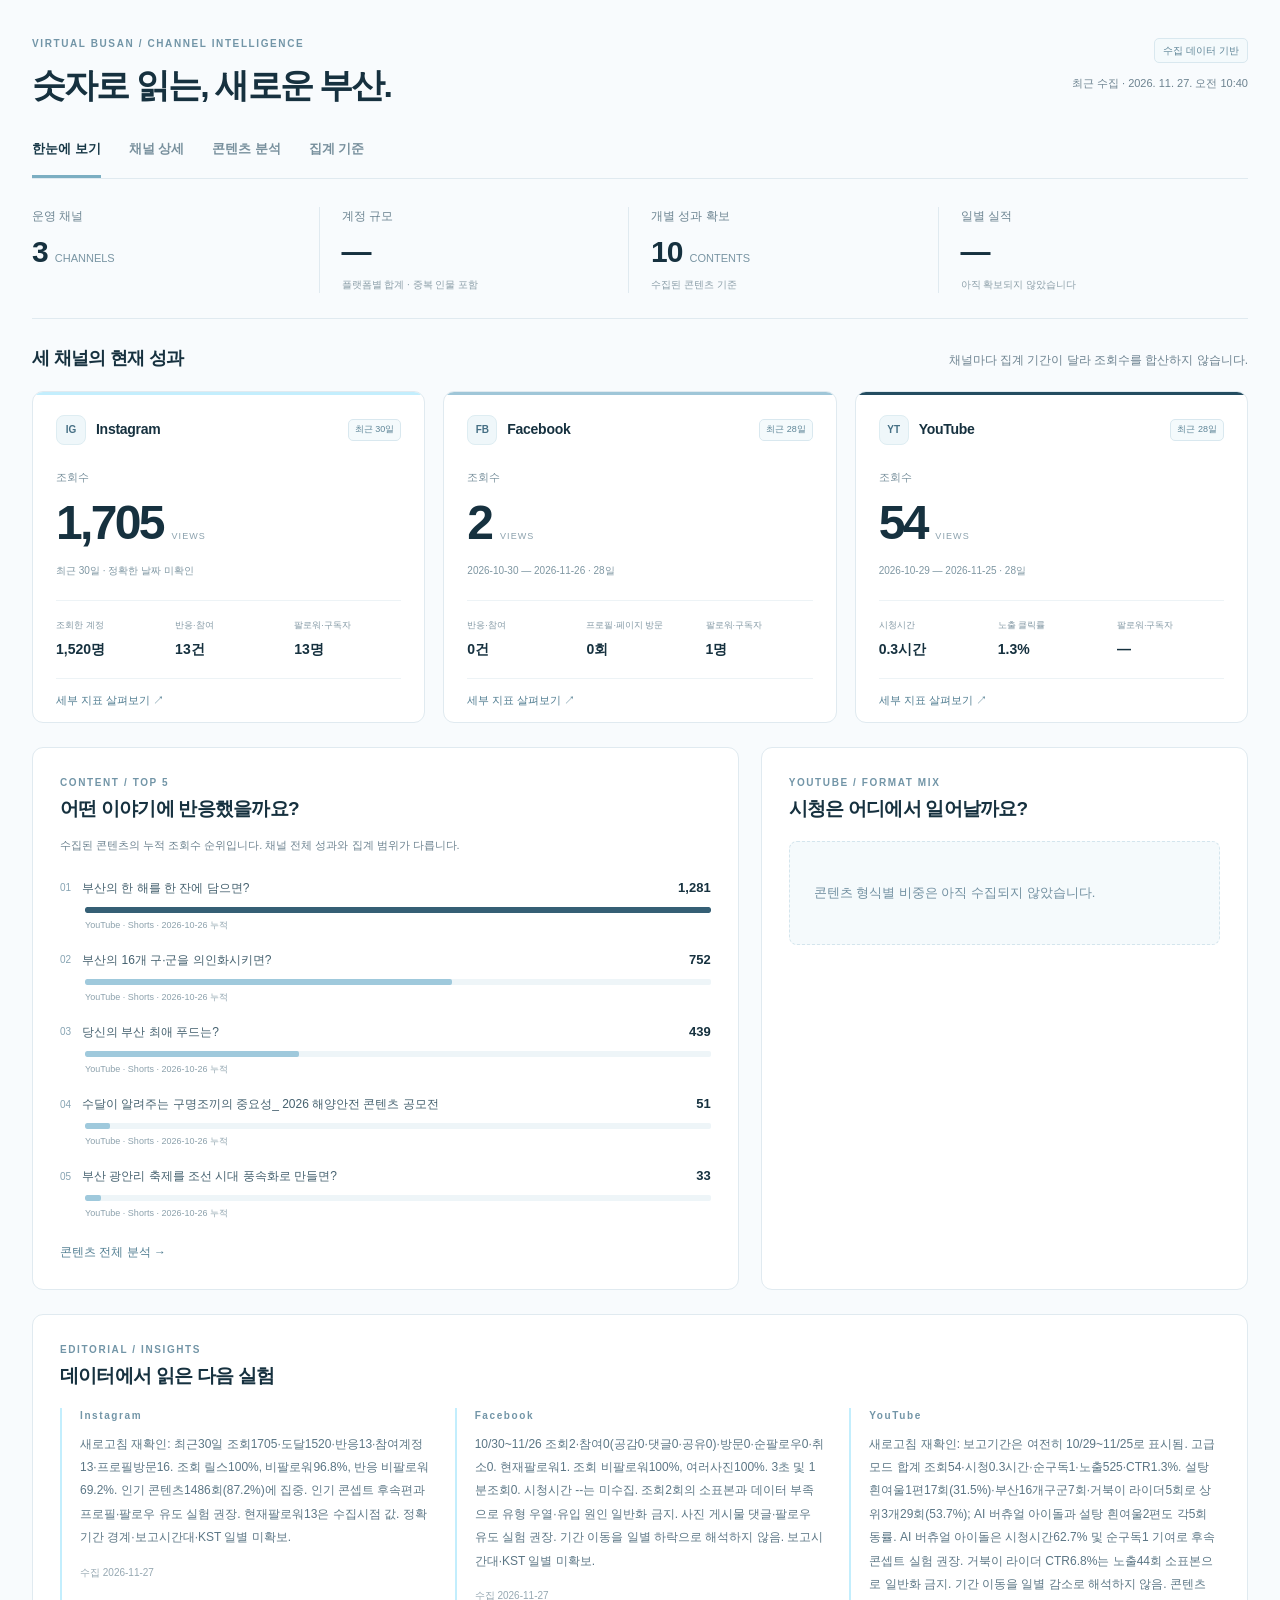
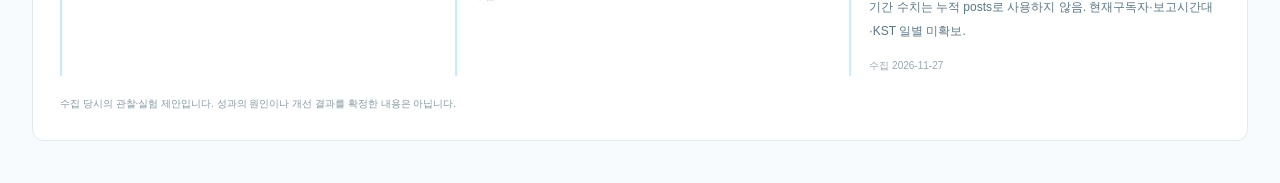
<file: sns-dashboard/index.html>
<!doctype html>
<html lang="ko">
<head>
<meta charset="utf-8"><meta name="viewport" content="width=device-width, initial-scale=1">
<meta name="description" content="버츄얼 부산 Instagram·Facebook·YouTube의 기간별 성과와 개별 콘텐츠, 수집 범위를 살펴보는 대시보드입니다.">
<title>버츄얼 부산 성과 대시보드 | 771 LAYERS</title>
<style>:root{--ink:#16313f;--muted:#6d8390;--line:#e0eaf0;--blue:#c3eefd;--accent:#6fa6bc;--pale:#f3f9fc}
*{box-sizing:border-box}
body{margin:0;background:#f8fbfd;color:var(--ink);font-family:Pretendard,"Noto Sans KR",-apple-system,BlinkMacSystemFont,"Segoe UI",sans-serif;font-size:14px;line-height:1.6}
button,input,select{font:inherit}
button,a,summary{touch-action:manipulation}
button{cursor:pointer}
a{color:inherit}
button:focus-visible,a:focus-visible,input:focus-visible,select:focus-visible,summary:focus-visible{outline:3px solid #629cb7;outline-offset:4px}
.sr-only{position:absolute;width:1px;height:1px;padding:0;margin:-1px;overflow:hidden;clip:rect(0,0,0,0);white-space:nowrap;border:0}
#dashboard-app{max-width:1280px;margin:auto;padding:36px 32px 42px}
.dashboard-mast{display:flex;align-items:flex-start;justify-content:space-between;gap:24px;margin-bottom:30px}
.kicker{display:block;color:#7295a7;font-size:10px;font-weight:650;letter-spacing:.16em;line-height:1.5}
h1{font-size:clamp(23px,3vw,34px);line-height:1.35;letter-spacing:-.055em;margin:12px 0 0}
h2{font-size:21px;line-height:1.4;letter-spacing:-.04em;margin:6px 0 0}
h3{font-size:16px;line-height:1.5;margin:0;letter-spacing:-.02em}
p{margin:0}
.mast-meta{display:grid;justify-items:end;gap:12px;font-size:11px;color:var(--muted);padding-top:2px}
.badge{display:inline-block;border:1px solid #d9e8ef;border-radius:5px;background:#f4fafc;color:#5e8597;padding:4px 8px;font-size:10px;line-height:1.5;white-space:nowrap}
.badge.good{background:#eaf7f5;color:#4a7e78;border-color:#daece7}
.dashboard-tabs{display:flex;gap:28px;border-bottom:1px solid var(--line);margin-bottom:28px;overflow-x:auto}
.tab{flex-shrink:0;background:none;border:0;border-bottom:3px solid transparent;padding:0 0 15px;font-size:13px;color:#78909d;font-weight:600}
.tab[aria-selected=true]{border-color:#7baec2;color:#173847}
.dashboard-view{display:grid;gap:24px}
.summary-rail{display:grid;grid-template-columns:repeat(4,minmax(0,1fr));border-bottom:1px solid var(--line);padding:0 0 25px;gap:22px}
.summary-rail>.metric{border-right:1px solid var(--line);padding-right:16px}
.summary-rail>.metric:last-child{border:0}
.metric{display:flex;flex-direction:column;gap:7px;min-width:0}
.metric-label{font-size:12px;color:#6d8592}
.metric strong{font-size:30px;font-weight:650;line-height:1.25;letter-spacing:-.03em;font-variant-numeric:tabular-nums}
.metric strong small{font-size:11px;letter-spacing:0;font-weight:450;color:#7995a3;margin-left:7px}
.metric-hint{font-size:10px;color:#8b9ea8}
.overview-title{display:flex;align-items:baseline;justify-content:space-between;gap:20px;margin:3px 0 -5px}
.overview-title h2{font-size:18px;margin:0}
.muted{font-size:12px;line-height:1.8;color:var(--muted)}
.channel-cards{display:grid;grid-template-columns:repeat(3,minmax(0,1fr));gap:18px}
.channel-card{background:white;border:1px solid var(--line);padding:23px 23px 0;border-radius:11px;overflow:hidden;position:relative}
.channel-card::before{content:"";position:absolute;top:0;left:0;right:0;height:3px;background:#c3eefd}
.channel-card.fb::before{background:#9fc6d8}
.channel-card.yt::before{background:#244d61}
.channel-card-head{display:flex;align-items:center;gap:10px;margin-bottom:24px}
.channel-card-head h3{font-size:14px}
.channel-card-head .badge{margin-left:auto;font-size:9px;padding:3px 6px}
.platform-mark{display:grid;place-items:center;flex-shrink:0;width:30px;height:30px;background:#eff7fa;border:1px solid #deedf2;border-radius:8px;font-size:10px;font-weight:750;color:#456f84}
.card-label{font-size:11px;color:#7b929e}
.channel-value{display:block;font-size:clamp(34px,4vw,48px);font-weight:650;letter-spacing:-.055em;font-variant-numeric:tabular-nums;line-height:1.3;margin:5px 0 8px}
.channel-value small{font-size:9px;color:#8ba1ad;letter-spacing:.12em;font-weight:500;margin-left:5px}
.period{font-size:10px;line-height:1.8;color:#7e96a2;overflow-wrap:anywhere}
.channel-mini{display:grid;grid-template-columns:repeat(3,minmax(0,1fr));gap:12px;border-top:1px solid #edf3f6;padding:17px 0;margin:20px 0 0}
.channel-mini dt{font-size:9px;color:#8499a5;white-space:nowrap}
.channel-mini dd{margin:6px 0 0;font-size:14px;font-weight:650;font-variant-numeric:tabular-nums}
.card-link{background:none;border:0;border-top:1px solid #edf3f6;padding:13px 0;width:100%;text-align:left;font-size:11px;color:#527e92}
.card-link:hover{color:#153b50}
.panel{padding:27px;background:white;border:1px solid var(--line);border-radius:11px;min-width:0}
.section-heading{display:flex;align-items:center;justify-content:space-between;gap:18px;margin-bottom:18px}
.section-heading h2{font-size:19px}
.section-description{margin:-5px 0 22px;font-size:11px}
.overview-dual{display:grid;grid-template-columns:1.45fr 1fr;gap:22px}
.rank-list{list-style:none;padding:0;margin:0;display:grid;gap:18px}
.rank-head{display:flex;align-items:center;gap:11px;margin-bottom:8px;font-size:12px}
.rank-number{flex-shrink:0;font-size:10px;font-variant-numeric:tabular-nums;color:#87a4b3}
.rank-name{flex:1;overflow:hidden;text-overflow:ellipsis;white-space:nowrap;color:#45616f}
.rank-head strong{font-size:13px;font-weight:650;font-variant-numeric:tabular-nums}
.bar-track{height:6px;background:#eef5f8;border-radius:2px;margin-left:25px;overflow:hidden}
.bar-track span{display:block;height:100%;background:#9fc9dc;border-radius:2px}
.rank-list li:first-child .bar-track span{background:#355f75}
.rank-list li>small{display:block;margin:5px 0 0 25px;color:#8ca1ac;font-size:9px}
.text-button{background:none;border:0;padding:0;margin-top:22px;font-size:12px;color:#527e92;text-align:left}
.donut-wrap{position:relative;width:190px;max-width:80%;margin:16px auto 12px}
.donut{display:block;width:100%;height:auto}
.ring-base{stroke:#e9f2f6}
.ring-value{stroke:#82b8ce}
.donut-center{position:absolute;inset:0;display:flex;flex-direction:column;align-items:center;justify-content:center;pointer-events:none}
.donut-center strong{font-size:31px;font-weight:650;letter-spacing:-.05em}
.donut-center span{font-size:9px;letter-spacing:.16em;color:#8ba5b3;margin-top:2px}
.donut-legend{display:flex;justify-content:center;gap:20px;font-size:11px;margin:12px 0 18px;color:#627f8e}
.donut-legend span::before{content:"";display:inline-block;width:7px;height:7px;background:#82b8ce;margin-right:6px;border-radius:2px}
.donut-legend span:last-child::before{background:#e3edf2}
.overview-dual .panel>.period{text-align:center}
.note{color:#8297a3;font-size:10px;line-height:1.9;margin-top:18px;overflow-wrap:anywhere}
.insight-grid{display:grid;grid-template-columns:repeat(3,minmax(0,1fr));gap:24px}
.insight-grid article{border-left:2px solid #c3eefd;padding-left:18px}
.insight-grid p{font-size:12px;line-height:1.95;color:#5b7685;margin:10px 0}
.insight-grid small{font-size:10px;color:#96a8b2}
.button{min-height:36px;border:1px solid #d5e4ec;background:#fff;padding:8px 12px;border-radius:6px;color:#56778a;font-size:11px;white-space:nowrap}
.button:hover{background:#eef8fc;border-color:#aacdda}
.controls{display:flex;flex-wrap:wrap;align-items:end;gap:14px}
.field{display:grid;gap:8px;min-width:150px;font-size:11px;color:#718c9b}
.field input,.field select{font-size:13px;line-height:1.4;min-height:42px;padding:10px 12px;border:1px solid #d7e5ed;background:#fff;color:#284d60;border-radius:6px;max-width:100%;width:100%}
.search-field{flex:1;min-width:180px}
.content-controls{gap:12px;padding:18px;background:#f5fafc;border-radius:8px}
.content-controls>.field{min-width:120px;flex:1}
.content-controls>.search-field{flex:1.5}
.metrics-grid{display:grid;grid-template-columns:repeat(4,minmax(0,1fr));gap:0;margin-top:22px}
.metrics-grid>.metric{padding:22px 16px 22px 0;border-top:1px solid #e8f0f4}
.metrics-grid .metric strong{font-size:27px}
.history-chart{display:flex;align-items:end;justify-content:center;gap:clamp(16px,5vw,58px);padding:16px 4px 6px;overflow-x:auto}
.history-point{min-width:60px;max-width:110px;flex:1;display:grid;gap:8px;text-align:center;font-variant-numeric:tabular-nums}
.history-point>strong{font-size:16px;font-weight:650}
.history-rail{height:130px;background:#f2f8fb;position:relative;display:flex;align-items:end;justify-content:center;border-radius:4px;overflow:hidden}
.history-rail>span{display:block;width:100%;background:#a6cddd;border-radius:4px 4px 0 0}
.history-point:last-child .history-rail>span{background:#355f75}
.history-point>span{font-size:12px;color:#668494}
.history-point>small{font-size:10px;color:#95aab5}
.analysis-copy{color:#5d7a8a;font-size:14px;line-height:2;max-width:850px;margin-bottom:22px}
.text-link{font-size:12px;color:#3f708a;text-decoration:none;text-underline-offset:4px}
.text-link:hover{text-decoration:underline}
.source-links{display:flex;flex-wrap:wrap;gap:14px;margin-top:16px}
.result-count{font-size:11px;color:#7391a1;padding:18px 0 14px}
.table-scroll{max-width:100%;overflow:auto}
table{width:100%;border-collapse:collapse;font-variant-numeric:tabular-nums}
th{font-size:10px;text-align:right;color:#76919f;background:#f3f8fb;white-space:nowrap;padding:13px 12px;font-weight:550}
td{font-size:12px;text-align:right;white-space:nowrap;padding:18px 12px;border-bottom:1px solid #edf3f6;color:#65808f}
th:first-child,td:first-child{text-align:left}
td:first-child{min-width:270px;max-width:420px}
td:nth-child(2){text-align:left;font-size:11px}
td small{display:block;font-size:9px;color:#98adb8;margin-top:5px}
tbody tr:hover{background:#fbfdfe}
.content-title{display:flex;gap:12px;align-items:center;white-space:normal;min-width:240px;line-height:1.8}
.content-title .text-link{color:#294e62;font-weight:550}
.content-title .rank-number{align-self:start;padding-top:3px}
.empty{padding:38px 24px;background:#f5fafc;border:1px dashed #d4e5ed;border-radius:8px;font-size:13px;line-height:2;color:#7290a1;margin:18px 0}
.coverage-grid{display:grid;grid-template-columns:repeat(3,minmax(0,1fr));gap:18px}
.coverage-grid article{padding:20px;background:#f6fafc;border-radius:8px}
.coverage-grid h3{margin-bottom:13px}
.coverage-grid p{font-size:11px;color:#7791a0;margin:12px 0}
.coverage-grid small{display:block;font-size:10px;color:#88a0ad;line-height:1.8}
.goal-field{display:inline-grid;margin-top:20px;margin-right:12px;vertical-align:bottom}
.definitions{display:grid;grid-template-columns:150px 1fr;gap:15px 24px;margin:0;font-size:12px;line-height:1.9}
.definitions dt{font-weight:600;color:#446a80}
.definitions dd{margin:0;color:#7a94a3}
.source-note{border-top:1px solid #e7eff4;padding:15px 0}
.source-note summary{cursor:pointer;font-size:12px;color:#608396}
.source-note p{font-size:12px;line-height:2;color:#8198a5;margin-top:18px;overflow-wrap:anywhere}
@media(max-width:1000px){#dashboard-app{padding:28px 24px}
.channel-card{padding:20px 18px 0}
.channel-mini{gap:8px}
.channel-mini dt{white-space:normal}
.overview-dual{grid-template-columns:1.2fr 1fr}
.metrics-grid{grid-template-columns:repeat(3,minmax(0,1fr))}
.insight-grid{gap:16px}
}
@media(max-width:700px){#dashboard-app{padding:24px 16px 30px}
.dashboard-mast{flex-direction:column;gap:16px;margin-bottom:22px}
.mast-meta{justify-items:start;display:flex;flex-wrap:wrap;align-items:center;font-size:10px;gap:10px}
.dashboard-tabs{gap:24px;margin-bottom:23px}
.tab{font-size:12px;padding-bottom:13px}
.dashboard-view{gap:20px}
.summary-rail{grid-template-columns:repeat(2,minmax(0,1fr));gap:20px;padding-bottom:22px}
.summary-rail>.metric:nth-child(2){border:0}
.summary-rail .metric strong{font-size:26px}
.metric-hint{font-size:9px}
.overview-title{flex-direction:column;gap:8px}
.overview-title .muted{font-size:11px}
.channel-cards{grid-template-columns:1fr;gap:14px}
.channel-card{padding:20px 22px 0}
.channel-card-head{margin-bottom:16px}
.channel-value{font-size:44px}
.channel-mini{margin-top:17px;padding:15px 0}
.channel-mini dt{font-size:10px}
.channel-mini dd{font-size:16px}
.channel-card .period{font-size:11px}
.card-link{min-height:44px}
.overview-dual{grid-template-columns:1fr;gap:20px}
.panel{padding:22px 18px}
.section-heading{gap:12px;align-items:flex-start;flex-wrap:wrap}
.section-heading h2{font-size:18px}
.insight-grid{grid-template-columns:1fr;gap:24px}
.insight-grid p{font-size:13px}
.metrics-grid{grid-template-columns:repeat(2,minmax(0,1fr))}
.metrics-grid .metric strong{font-size:26px}
.metrics-grid>.metric{padding:18px 8px 18px 0}
.controls>.field{flex:1;min-width:120px}
.content-controls>.field{flex:1;min-width:calc(50% - 8px)}
.content-controls>.search-field{min-width:100%}
.field input,.field select{font-size:16px;min-height:44px}
.coverage-grid{grid-template-columns:1fr;gap:14px}
.definitions{grid-template-columns:1fr;gap:6px}
.definitions dd{margin-bottom:12px}
.history-chart{gap:18px}
.history-rail{height:110px}
.history-point{min-width:55px}
.history-point>strong{font-size:14px}
.note{font-size:11px}
.button{min-height:42px}
.donut-wrap{width:180px}
.table-scroll{margin-top:4px}
td{padding:15px 10px}
.source-note summary{line-height:1.9}
}


/* Allow ranking titles to truncate inside narrow grid tracks. */
.rank-list,.rank-list li,.rank-head{min-width:0;max-width:100%}
.rank-name{min-width:0}
.rank-head strong{flex-shrink:0}
</style>
</head>
<body>
<main id="dashboard-app" aria-label="SNS 성과 대시보드"></main>
<noscript><p>성과 탐색에는 JavaScript가 필요합니다.</p></noscript>
<!--
ASIDE UPDATE GUIDE / 수집 규약 v2
수정 범위: dashboard-data JSON만 갱신합니다. 화면·모델·스타일 코드는 수정하지 않습니다.
기존 daily/posts/collection/weeklyGoals 이력을 삭제하지 않습니다. 미수집은 null, 실제0은 숫자0입니다.
1. daily는 한국시간 날짜별 실제 실적만 저장합니다. 최근28일/30일 합계나 누적치를 하루 값으로 넣지 않습니다.
2. posts는 cid+ch+asOf별 개별 콘텐츠 누적 스냅샷입니다. date는 게시일, asOf는 누적 기준일입니다.
   format은 short|video|reel|image|other로 구분하며 확인하지 못하면 생략합니다.
   일반 동영상 개별 수치를 확인했다면 형식과 기준일·출처를 함께 저장합니다. 채널의 일반 영상 합계를 단일 게시물로 넣지 않습니다.
3. channelSnapshots는 기간별 채널 성과입니다. ch+collectedAt으로 갱신하며 구조:
   {ch:'ig|fb|yt',collectedAt:'시간대포함ISO',window:{days:28,start:'YYYY-MM-DD 또는 null',end:'YYYY-MM-DD 또는 null',timeZone:'확인된시간대 또는 미확인'},metrics:{views:숫자,followers:숫자, ...},insight:'관찰메모',sources:['검증한출처URL']}
   날짜/시간대를 추정하지 않습니다. followers는 수집시점계정규모이며 기간성과와 별개입니다.
   metric 키와 정의는 README.md와 dashboard-model.js를 따릅니다.
4. collection에는 채널별 attemptedAt/status(ok|partial|failed)/message를 계속 기록합니다.
   기존 방식의 한국어 수집 메모도 화면에서 자동 해석하지만 가능하면 channelSnapshots를 함께 저장합니다.
   메모에는 정확한 기간, 지표명, 원문수치, 누락범위, 출처를 기록합니다. 로그인정보·토큰·개인정보는 금지합니다.
5. updatedAt은 마지막 실제 성공 수집 시각입니다. 전체 실패면 유지합니다.
6. 기간별 성과, 콘텐츠 누적, 일별 실적을 혼합하거나 기간이 다른채널 조회수를 합산하지 않습니다.
7. JSON의 <는 유니코드 escape로 저장합니다. 커밋 전 JSON 문법과 기존이력 보존을 검증합니다.
8. main push -> 자동 exporter -> 공개포트폴리오 sns-dashboard/ 배포를 확인합니다.
-->
<script id="dashboard-data" type="application/json">
{
  "schemaVersion": 1,
  "timeZone": "Asia/Seoul",
  "goal": 10000,
  "updatedAt": "2026-11-27T01:40:31.638Z",
  "channels": [
    {
      "id": "ig",
      "name": "Instagram",
      "color": "#C13584",
      "url": "https://www.instagram.com/huyangbusan/"
    },
    {
      "id": "fb",
      "name": "Facebook",
      "color": "#1877F2",
      "url": "https://www.facebook.com/profile.php?id=61595306941097"
    },
    {
      "id": "yt",
      "name": "YouTube",
      "color": "#D93025",
      "url": "https://www.youtube.com/channel/UCQipWfDNW3Jyh-cZTxS-l5A"
    }
  ],
  "daily": [],
  "posts": [
    {
      "cid": "yt-ol4yp6QLIFU",
      "ch": "yt",
      "title": "스테인드글라스로 표현된 부산 전포 카페거리",
      "date": "2026-10-25",
      "asOf": "2026-10-26",
      "views": 15,
      "com": 0,
      "conv": null,
      "source": "https://www.youtube.com/watch?v=ol4yp6QLIFU",
      "collectedAt": "2026-10-26T00:17:43.814Z"
    },
    {
      "cid": "yt-EjxKXxyIb9U",
      "ch": "yt",
      "title": "부산 갈매기 길들이기",
      "date": "2026-10-25",
      "asOf": "2026-10-26",
      "views": 1,
      "com": 0,
      "conv": null,
      "source": "https://www.youtube.com/watch?v=EjxKXxyIb9U",
      "collectedAt": "2026-10-26T00:17:43.814Z"
    },
    {
      "cid": "yt-zXyknTjiwMY",
      "ch": "yt",
      "title": "부산의 16개 구·군을 의인화시키면?",
      "date": "2026-10-23",
      "asOf": "2026-10-26",
      "views": 752,
      "com": 0,
      "conv": null,
      "source": "https://www.youtube.com/watch?v=zXyknTjiwMY",
      "collectedAt": "2026-10-26T00:17:43.814Z"
    },
    {
      "cid": "yt-6e5lO6iEXos",
      "ch": "yt",
      "title": "부산 광안리 축제를 조선 시대 풍속화로 만들면?",
      "date": "2026-10-23",
      "asOf": "2026-10-26",
      "views": 33,
      "com": 0,
      "conv": null,
      "source": "https://www.youtube.com/watch?v=6e5lO6iEXos",
      "collectedAt": "2026-10-26T00:17:43.814Z"
    },
    {
      "cid": "yt-5NVXo_Ds8Lk",
      "ch": "yt",
      "title": "부산의 한 해를 한 잔에 담으면?",
      "date": "2026-10-21",
      "asOf": "2026-10-26",
      "views": 1281,
      "com": 0,
      "conv": null,
      "source": "https://www.youtube.com/watch?v=5NVXo_Ds8Lk",
      "collectedAt": "2026-10-26T00:17:43.814Z"
    },
    {
      "cid": "yt-a-Ur5P8Adow",
      "ch": "yt",
      "title": "당신의 부산 최애 푸드는?",
      "date": "2026-10-20",
      "asOf": "2026-10-26",
      "views": 439,
      "com": 0,
      "conv": null,
      "source": "https://www.youtube.com/watch?v=a-Ur5P8Adow",
      "collectedAt": "2026-10-26T00:17:43.814Z"
    },
    {
      "cid": "yt-B6y_7RtQI-0",
      "ch": "yt",
      "title": "부산의 풍경을 오븐에 넣어봤다 | 판타지 베이커리 부산",
      "date": "2026-10-14",
      "asOf": "2026-10-26",
      "views": 12,
      "com": 0,
      "conv": null,
      "source": "https://www.youtube.com/watch?v=B6y_7RtQI-0",
      "collectedAt": "2026-10-26T00:17:43.814Z"
    },
    {
      "cid": "yt-Yrdr9obbqaY",
      "ch": "yt",
      "title": "갓 구운 부산 씨앗호떡 한입 ! | 남포동 포동포동",
      "date": "2026-10-02",
      "asOf": "2026-10-26",
      "views": 18,
      "com": 0,
      "conv": null,
      "source": "https://www.youtube.com/watch?v=Yrdr9obbqaY",
      "collectedAt": "2026-10-26T00:17:43.814Z"
    },
    {
      "cid": "yt-4KvRC7-BmWA",
      "ch": "yt",
      "title": "부산 거북이 라이더의 야경 질주 | 수영강부터 전포까지",
      "date": "2026-10-01",
      "asOf": "2026-10-26",
      "views": 25,
      "com": 0,
      "conv": null,
      "source": "https://www.youtube.com/watch?v=4KvRC7-BmWA",
      "collectedAt": "2026-10-26T00:17:43.814Z"
    },
    {
      "cid": "yt-XmL_RIqOois",
      "ch": "yt",
      "title": "수달이 알려주는 구명조끼의 중요성_ 2026 해양안전 콘텐츠 공모전",
      "date": "2026-10-01",
      "asOf": "2026-10-26",
      "views": 51,
      "com": 0,
      "conv": null,
      "source": "https://www.youtube.com/watch?v=XmL_RIqOois",
      "collectedAt": "2026-10-26T00:17:43.814Z"
    }
  ],
  "weeklyGoals": [],
  "collection": [
    {
      "ch": "ig",
      "attemptedAt": "2026-10-26T00:17:43.814Z",
      "status": "partial",
      "message": "최근 30일(UI 정확한 시작·종료일 미표시): 조회 778, 조회한 사람 593, 반응 22, 참여 계정 6, 프로필 방문 28. 현재 팔로워 9, 게시물 6. 구·군 캐릭터 게시물 누적 조회 162, 좋아요 2, 댓글·저장·공유 0. 정확한 게시일 미확보로 posts 미반영. 일별 KST 실적 미수집. 인사이트: 개별 게시물 비팔로워 조회 89.4%로 신규 도달은 있으나 프로필 활동·팔로우 0. 출처 https://www.instagram.com/accounts/insights/?timeframe=30 및 https://www.instagram.com/insights/media/4014005589007873004/"
    },
    {
      "ch": "fb",
      "attemptedAt": "2026-10-26T00:17:43.814Z",
      "status": "partial",
      "message": "9/28~10/25 최근 28일: 조회 579, 3초 조회 27, 1분 조회 0, 시청시간 7분14초, 참여 4, 공감 1, 댓글·공유 0, 방문 7, 순팔로우 1. 현재 팔로워 1. 홍법사 게시물 누적 조회 20, 댓글·공유·공감 0. 게시일 UI 10/22 11:22(시간대 미표시)로 KST posts 미반영. 일별 실적 미수집. 인사이트: 비팔로워 조회 99.5%, 여러 사진 조회 비중 46.6%, 릴스 38%. 노출은 발생하나 반응 확대가 필요. 출처 https://www.facebook.com/professional_dashboard/profile_insights/views/ 및 https://www.facebook.com/professional_dashboard/insights/engagement"
    },
    {
      "ch": "yt",
      "attemptedAt": "2026-10-26T00:17:43.814Z",
      "status": "partial",
      "message": "Shorts 10건 누적 조회·댓글 수집. 최근 28일(9/27~10/24) 조회 2,927, 시청시간 4.8시간, 구독자 순증 2, 현재 구독자 2. KST 일별 실적·전환·일말 구독자 미수집. 인사이트: 한 잔 콘텐츠 1,281회, 구·군 의인화 752회로 수집 Shorts 중 상위. 게시 경과시간 차이로 형식 효과 단정 불가. 출처 https://studio.youtube.com/channel/UCQipWfDNW3Jyh-cZTxS-l5A/analytics/tab-overview/period-default"
    },
    {
      "ch": "ig",
      "message": "최근 30일(정확한 시작·종료일 UI 미표시): 조회 778, 조회한 사람 593, 반응 22, 참여 계정 6, 프로필 방문 30, 현재 팔로워 9, 게시물 7. 조회 비팔로워 비중 85.7%, 반응 비팔로워 비중 4.5%. 인사이트: 신규 도달 대비 비팔로워 반응 비중이 낮아 댓글 질문과 프로필 방문 유도 실험 권장. 전일 수집 프로필 방문 28→30이나 이동기간 값이므로 일별 증가로 간주하지 않음. KST 일별 실적 미확보. 출처 https://www.instagram.com/accounts/insights/?timeframe=30",
      "attemptedAt": "2026-10-27T00:07:08.981Z",
      "status": "partial"
    },
    {
      "ch": "fb",
      "message": "최근 28일 2026-09-29~2026-10-26: 조회 590, 3초 조회 27, 1분 조회 0, 시청시간 7분14초, 참여 4, 공감 1, 댓글 0, 공유 0, 방문 7, 순팔로우 1, 현재 팔로워 1. 참여 총계와 하위 항목 합계의 UI 차이는 보정하지 않음. 비팔로워 조회 99.5%, 여러 사진 47.6%, 릴스 37.3%. 인사이트: 신규 노출은 있으나 참여·팔로우 전환 규모는 작음. KST 일별 실적 미확보. 출처 https://www.facebook.com/professional_dashboard/profile_insights/views/ 및 https://www.facebook.com/professional_dashboard/insights/engagement 및 https://www.facebook.com/professional_dashboard/profile_insights/audience",
      "attemptedAt": "2026-10-27T00:07:08.981Z",
      "status": "partial"
    },
    {
      "ch": "yt",
      "message": "최근 28일 2026-09-28~2026-10-25: 조회 3062, 시청시간 5.8시간, 구독자 순증 2, 노출 3833, CTR 1.8%. 현재 구독자 2. 기간 콘텐츠 상위: 한 잔 1281, 구·군 의인화 766, 최애 푸드 439로 합계 2486(81.2%). Shorts 피드 유입 93.2%, 계속 시청 24.7%, 이탈 75.3%. 일반 동영상 조회 284, CTR 1.3%, 평균 시청 0:45. 현재 목록 누적 EP.2 167, EP.1 115와 기간값은 구분. 최신 해동용궁사 현재 조회 8이며 기간 분석 5와 혼합하지 않음. 인사이트: Shorts 첫 장면·문구 및 일반 영상 썸네일·제목 개선 실험 권장. 광안리 높은 평균 시청은 소표본/반복 영향 검토 필요. KST 일별 실적 미확보, 기간값은 posts에 넣지 않음. 출처 https://studio.youtube.com/channel/UCQipWfDNW3Jyh-cZTxS-l5A/analytics/tab-overview/period-default 및 https://studio.youtube.com/channel/UCQipWfDNW3Jyh-cZTxS-l5A/analytics/tab-content/period-default",
      "attemptedAt": "2026-10-27T00:07:08.981Z",
      "status": "partial"
    },
    {
      "ch": "ig",
      "attemptedAt": "2026-10-28T00:20:13.683Z",
      "status": "partial",
      "message": "최근 30일(정확한 시작·종료일 UI 미표시): 조회 953, 조회한 사람 741, 반응 26, 참여 계정 7, 프로필 방문 30, 현재 팔로워 9. 조회 비팔로워 87.5%, 반응 비팔로워 7.7%, 조회 콘텐츠 유형 릴스 100%. 인사이트: 신규 도달에 비해 비팔로워 반응 비중이 낮아 댓글 질문과 프로필 방문 유도 실험 권장. 이동기간 수치의 전일 차이는 일별 실적으로 간주하지 않음. KST 일별 실적 미확보. 출처 https://www.instagram.com/accounts/insights/?timeframe=30"
    },
    {
      "ch": "fb",
      "attemptedAt": "2026-10-28T00:20:13.683Z",
      "status": "partial",
      "message": "최근 28일 2026-09-30~2026-10-27: 조회 592, 3초 조회 27, 1분 조회 0, 시청시간 7분14초, 참여 4, 공감 1, 댓글 0, 공유 0, 방문 7, 순팔로우 1, 팔로우 취소 0, 현재 팔로워 1. 참여 총계와 하위 항목 합계 UI 차이는 보정하지 않음. 비팔로워 조회 99.5%, 여러 사진 47.8%, 릴스 37.2%. 발견 트래픽 릴스 93.6%. 인사이트: 릴스가 주요 유입 경로이나 팔로워 전환 규모는 작아 후속 콘텐츠·팔로우 유도 실험 권장. KST 일별 실적 미확보. 출처 https://www.facebook.com/professional_dashboard/profile_insights/views/ 및 https://www.facebook.com/professional_dashboard/insights/engagement/ 및 https://www.facebook.com/professional_dashboard/profile_insights/audience/"
    },
    {
      "ch": "yt",
      "attemptedAt": "2026-10-28T00:20:13.683Z",
      "status": "partial",
      "message": "최근 28일 2026-09-29~2026-10-26: 조회 3147, 시청시간 5.9시간, 구독자 순증 2, 현재 구독자 2, 노출 4221, CTR 1.7%. Shorts 조회 비중 88.5%, 유효 조회 643, 좋아요 27, 피드 유입 93.3%, 계속 시청 24.9%, 이탈 75.1%. 일반 동영상 조회 363, CTR 1.3%, 평균 시청 0:41, 탐색 유입 84.9%. 기간 상위 한 잔 1282, 구·군 의인화 759, 최애 푸드 439, 합계 2480(78.8%). 인사이트: Shorts 초반 훅 및 일반 영상 제목·썸네일 개선 실험 권장. 극단적 평균 조회율은 반복 재생·소수 표본 영향을 고려. 기간값은 콘텐츠 누적과 구분하며 posts에 넣지 않음. KST 일별 실적 미확보. 출처 https://studio.youtube.com/channel/UCQipWfDNW3Jyh-cZTxS-l5A/analytics/tab-overview/period-default 및 https://studio.youtube.com/channel/UCQipWfDNW3Jyh-cZTxS-l5A/analytics/tab-content/period-default"
    },
    {
      "ch": "ig",
      "attemptedAt": "2026-11-02T07:44:35.365Z",
      "status": "partial",
      "message": "최근 30일(정확한 경계 미표시): views 981, reach 753, interactions 26, engagedAccounts 7, profileVisits 37, followers 10, postsCount 7, nonFollowerViewsShare 86.2, nonFollowerInteractionsShare 7.7, reelsShare 100. 비팔로워 조회 비중 86.2%에 비해 비팔로워 반응 비중은 7.7%로 낮음. 초반 질문·저장할 이유·프로필 방문 유도 실험 권장. 최근 30일 정확한 경계와 시간대는 UI 미표시. 이동기간 차이를 일별 증가로 해석하지 않음. 현재 팔로워는 수집시점 계정규모. KST 일별 실적 미확보. 출처 https://www.instagram.com/accounts/insights/?timeframe=30"
    },
    {
      "ch": "fb",
      "attemptedAt": "2026-11-02T16:45:31+09:00",
      "status": "partial",
      "message": "2026-10-05~2026-11-01: views 613, interactions 4, profileVisits 7, followers 1, netFollowers 1, unfollows 0, threeSecondViews 27, oneMinuteViews 0, watchSeconds 434, nonFollowerViewsShare 99.5, nonFollowerInteractionsShare 0, photoShare 49.1, reelsShare 35.9, discoveryReelsShare 93.6, comments 0, shares 0. 비팔로워 조회 99.5%지만 참여는 팔로워 100%로 신규 방문자의 참여·팔로우 유도 필요. 여러 사진은 조회의 49.1%, 릴스는 발견 트래픽의 93.6%로 역할을 구분해 병행 실험 권장. 총 참여 4와 공감 1·댓글 0·공유 0의 합계 차이는 보정하지 않음. 표본이 작아 전기 대비 100%를 안정적 성장으로 단정하지 않음. 현재 팔로워는 수집시점 값이며 KST 일별 실적·인구통계 미확보. 출처 https://www.facebook.com/professional_dashboard/profile_insights/views?date_range=LAST_28D 및 https://www.facebook.com/professional_dashboard/insights/engagement/ 및 https://www.facebook.com/professional_dashboard/profile_insights/audience/"
    },
    {
      "ch": "yt",
      "attemptedAt": "2026-11-02T16:45:00+09:00",
      "status": "partial",
      "message": "2026-10-04~2026-10-31: views 3077, watchHours 5.8, netFollowers 2, followers 2, ctr 1.5, longformViews 458, longformCtr 1.3, longformAvgSeconds 38, engagedViews 615, likes 26, retainedShare 25.4, swipeAwayShare 74.6, shortsFeedShare 94.1, shortsShare 85.1. 상위 한 잔 1284회·구군 의인화 753회·최애 푸드 441회 합계 2478회(80.5%)로 집중. Shorts 이탈 74.6%로 첫 장면 훅 개선, 일반 영상 CTR 1.3%로 제목·썸네일 실험 권장. 전체 노출 4.5천·일반 노출 3.4천·Shorts 조회 2.6천은 반올림 표시여서 정확한 정수로 저장하지 않음. EP.2 기간조회 개요 280/일반 탭 283의 화면 차이 보존. 현재 구독자는 수집시점 값. 기간 콘텐츠 값은 posts 누적값으로 넣지 않음. KST 일별 실적 미확보. 출처 https://studio.youtube.com/channel/UCQipWfDNW3Jyh-cZTxS-l5A/analytics/tab-overview/period-default 및 https://studio.youtube.com/channel/UCQipWfDNW3Jyh-cZTxS-l5A/analytics/tab-content/period-default"
    },
    {
      "ch": "ig",
      "attemptedAt": "2026-11-03T00:17:35.476Z",
      "status": "partial",
      "message": "최근 30일(정확한 경계 미표시): views 981, reach 753, interactions 26, engagedAccounts 7, profileVisits 37, followers 10, nonFollowerViewsShare 86.2, nonFollowerInteractionsShare 7.7, reelsShare 100. 비팔로워 조회 86.2% 대비 비팔로워 반응 7.7%로 낮아 댓글 질문·저장 동기·프로필 방문 유도 실험 권장. 계정 합계와 인기 콘텐츠 표시값은 집계범위가 달라 합산하지 않음. 최근 30일 정확한 경계·시간대 미표시. 현재 팔로워는 수집시점 값이며 KST 일별 실적 미확보. 출처 https://www.instagram.com/accounts/insights/?timeframe=30"
    },
    {
      "ch": "fb",
      "attemptedAt": "2026-11-03T09:17:00+09:00",
      "status": "partial",
      "message": "2026-10-06~2026-11-02: views 613, interactions 4, profileVisits 7, followers 1, netFollowers 1, unfollows 0, threeSecondViews 27, oneMinuteViews 0, watchSeconds 434, nonFollowerViewsShare 99.5, nonFollowerInteractionsShare 0, photoShare 49.1, reelsShare 35.9, discoveryReelsShare 93.6, comments 0, shares 0. 비팔로워 조회 99.5%지만 참여는 팔로워 100%. 신규 방문자의 참여·팔로우 유도 실험 권장. 여러 사진 조회 49.1%, 발견 경로 릴스 93.6%로 역할을 구분. 참여 총계 4와 공감 1·댓글 0·공유 0 합계 차이는 보정하지 않음. 소표본의 전기 대비 +100%를 안정적 성장으로 단정하지 않음. 현재 팔로워는 수집시점 값. KST 일별 실적·인구통계 미확보. 출처 https://www.facebook.com/professional_dashboard/profile_insights/views/ 및 https://www.facebook.com/professional_dashboard/insights/engagement/ 및 https://www.facebook.com/professional_dashboard/profile_insights/audience/"
    },
    {
      "ch": "yt",
      "attemptedAt": "2026-11-03T09:18:00+09:00",
      "status": "partial",
      "message": "2026-10-05~2026-11-01: views 3091, watchHours 5.8, netFollowers 2, followers 2, impressions 4534, ctr 1.5, shortsShare 85.2, longformViews 458, retainedShare 25.4, swipeAwayShare 74.6, engagedViews 617, likes 26. 상위 한 잔 1284·구군 의인화 753·최애 푸드 441회, 합계 2478회(80.2%)로 집중. Shorts 이탈 74.6%로 첫 장면 훅 개선, 전체 CTR 1.5%로 제목·썸네일 실험 권장. 전체 유입 Shorts 피드 79.8%·탐색 13.3%·검색 3.3%이며 Shorts 전용 유입 비중과 구분. 신규 시청자 Shorts 550·동영상 39, 고정 시청자 각각 0. 노출의 69.1%가 YouTube 추천. 기간 게시 Shorts 9·동영상 5·게시물 4. 현재 구독자는 수집시점 값. 기간 콘텐츠 조회는 posts 누적으로 넣지 않음. KST 일별 실적 미확보. 출처 https://studio.youtube.com/channel/UCQipWfDNW3Jyh-cZTxS-l5A/analytics/tab-overview/period-default 및 https://studio.youtube.com/channel/UCQipWfDNW3Jyh-cZTxS-l5A/analytics/tab-content/period-default"
    },
    {
      "ch": "ig",
      "attemptedAt": "2026-11-08T14:01:38.474Z",
      "status": "partial",
      "message": "최근 30일(정확한 경계 미표시): views 2657, reach 2239, interactions 39, engagedAccounts 18, profileVisits 44, followers 12, nonFollowerViewsShare 93.5, nonFollowerInteractionsShare 28.2, reelsShare 100. 비팔로워 조회 93.5%, 비팔로워 반응 28.2%. 11월 2일 인기 릴스 표시 조회 1485회로 신규 유입을 견인하므로 유사한 지역·재료 재해석 시리즈와 프로필 방문 유도 실험 권장. 인기 콘텐츠 표시값과 계정 합계는 합산하지 않음. 반응 유형은 릴스 87.2%·게시물 12.8%. 정확 기간 경계·시간대와 KST 일별 실적 미확보. 팔로워는 수집시점 값. 출처 https://www.instagram.com/accounts/insights/?timeframe=30"
    },
    {
      "ch": "fb",
      "attemptedAt": "2026-11-08T14:01:38.474Z",
      "status": "partial",
      "message": "2026-10-11~2026-11-07: views 614, interactions 4, profileVisits 7, followers 1, netFollowers 1, unfollows 0, threeSecondViews 27, oneMinuteViews 0, watchSeconds 434, nonFollowerViewsShare 99.5, nonFollowerInteractionsShare 0, photoShare 49.2, reelsShare 35.8, discoveryReelsShare 93.6, comments 0, shares 0. 비팔로워 조회 99.5%지만 참여는 팔로워 100%. 신규 유입의 댓글·팔로우 전환 실험 권장. 여러 사진 조회 49.2%, 단일 사진 11.1%, 릴스 35.8%이며 발견 경로 릴스 93.6%와 구분. 참여 총계 4와 공감 1·댓글 0·공유 0의 차이는 보정하지 않음. 소표본 증감률을 안정적 성장으로 단정하지 않음. 현재 팔로워는 수집시점 값. KST 일별 실적·보고시간대·인구통계 미확보. 출처 https://www.facebook.com/professional_dashboard/profile_insights/views/ 및 https://www.facebook.com/professional_dashboard/insights/engagement/ 및 https://www.facebook.com/professional_dashboard/profile_insights/audience/"
    },
    {
      "ch": "yt",
      "attemptedAt": "2026-11-08T14:01:38.474Z",
      "status": "partial",
      "message": "2026-10-11~2026-11-07: views 3098, watchHours 5.8, netFollowers 2, impressions 4561, ctr 1.4, shortsFeedShare 93.8. 고급 모드 합계 조회 3098·시청 5.8시간·구독자 순증 2·썸네일 노출 4561·CTR 1.4%. 상위 한 잔 1285·구군 의인화 754·최애 푸드 441로 2480회(80.1%) 집중. 제목·썸네일 실험과 상위 콘셉트 후속편 권장. 전체 유입 Shorts 피드 79.7%·탐색 13.5%·검색 3.3%, Shorts 전용 피드 93.8%와 구분. 신규 시청자 Shorts 551·동영상 39, 정기 시청자 각각 0. 신규 흰여울 1편 17·2편 5회는 기간 보고값이며 posts 누적으로 넣지 않음. 새 분석 화면 주요 카드 숫자가 접근성 트리에 미노출되어 고급 모드 표로 정확 합계 확인. 현재 구독자·유지율·KST 일별 실적은 이번 수집에서 미확보. 보고시간대 미확인. 출처 https://studio.youtube.com/channel/UCQipWfDNW3Jyh-cZTxS-l5A/analytics/hub_overview 및 https://studio.youtube.com/channel/UCQipWfDNW3Jyh-cZTxS-l5A/analytics/hub_overview/explore?entity_type=CHANNEL&entity_id=UCQipWfDNW3Jyh-cZTxS-l5A&time_period=4_weeks&explore_type=TABLE_AND_CHART&metrics_computation_type=DELTA&metric=EXTERNAL_VIEWS&granularity=DAY&t_metrics=EXTERNAL_VIEWS&t_metrics=EXTERNAL_WATCH_TIME&t_metrics=SUBSCRIBERS_NET_CHANGE&t_metrics=VIDEO_THUMBNAIL_IMPRESSIONS&t_metrics=VIDEO_THUMBNAIL_IMPRESSIONS_VTR&dimension=VIDEO&o_column=EXTERNAL_VIEWS&o_direction=ANALYTICS_ORDER_DIRECTION_DESC 및 https://studio.youtube.com/channel/UCQipWfDNW3Jyh-cZTxS-l5A/analytics/hub_content"
    },
    {
      "ch": "ig",
      "attemptedAt": "2026-11-10T04:26:46.731Z",
      "status": "partial",
      "message": "최근30일(정확 기간 경계 미표시): views 2657, reach 2239, interactions 39, engagedAccounts 18, profileVisits 44, followers 12, nonFollowerViewsShare 93.5, nonFollowerInteractionsShare 28.2, reelsShare 100. 새로고침 후 최근30일 조회2657·도달2239·반응39·방문44·현재팔로워12 확인. 비팔로워 조회93.5% 대비 비팔로워 반응28.2%로, 릴스 후속편과 프로필 방문·팔로우 유도 실험 권장. 인기 콘텐츠 표시1485회는 계정 합계와 합산하지 않음. 정확 기간 경계·시간대 및 KST 일별 실적 미확보. 출처 https://www.instagram.com/accounts/insights/?timeframe=30"
    },
    {
      "ch": "fb",
      "attemptedAt": "2026-11-10T04:26:46.731Z",
      "status": "partial",
      "message": "2026-10-13~2026-11-09: views 605, interactions 4, profileVisits 7, followers 1, netFollowers 1, unfollows 0, threeSecondViews 27, oneMinuteViews 0, watchSeconds 434, nonFollowerViewsShare 99.5, nonFollowerInteractionsShare 0, photoShare 49.9, reelsShare 36.4, discoveryReelsShare 93.6, comments 0, shares 0. 비팔로워 조회99.5%지만 참여는 팔로워100%. 신규 유입의 댓글·팔로우 전환 유도 실험 권장. 여러 사진49.9%·릴스36.4%·단일 사진9.8%, 발견 경로 릴스93.6%는 별개. 참여총계4와 공감1·댓글0·공유0 차이를 보정하지 않음. 이전 실행과 기간 경계가 달라 조회 감소를 일별 하락으로 단정하지 않음. 현재 팔로워는 수집시점 값. KST 일별·보고시간대·인구통계 미확보. 출처 https://www.facebook.com/professional_dashboard/profile_insights/views/ 및 https://www.facebook.com/professional_dashboard/insights/engagement 및 https://www.facebook.com/professional_dashboard/profile_insights/audience"
    },
    {
      "ch": "yt",
      "attemptedAt": "2026-11-10T04:26:46.731Z",
      "status": "partial",
      "message": "2026-10-12~2026-11-08: views 3098, watchHours 5.8, netFollowers 2, impressions 4559, ctr 1.4. 고급 모드 기간합계 조회3098·시청5.8시간·순구독+2·노출4559·CTR1.4%. 상위 한 잔1285(41.5%)·구군 의인화754(24.3%)·최애 푸드441(14.2%)로 약80% 집중. 상위 콘셉트 후속편과 제목·썸네일 실험 권장. SF 부산 EP.2 노출1706·CTR1.4%, EP.1 노출1191·CTR1.0%. 광안리 풍속화 조회35·시청1.0시간(17.9%)은 기간 보고값으로 개별 누적에 넣지 않음. 현재 구독자·KST 일별·보고시간대 미확보. 출처 https://studio.youtube.com/channel/UCQipWfDNW3Jyh-cZTxS-l5A/analytics/hub_overview"
    },
    {
      "ch": "ig",
      "attemptedAt": "2026-11-11T02:23:16.408Z",
      "status": "partial",
      "message": "최근30일(정확 기간 경계 미표시): views 2657, reach 2239, interactions 39, engagedAccounts 18, profileVisits 44, followers 12, nonFollowerViewsShare 93.5, nonFollowerInteractionsShare 28.2, reelsShare 100. 새로고침 후 최근30일 조회2657·도달2239·반응39·방문44·현재팔로워12 확인. 비팔로워 조회93.5% 대비 반응28.2%로, 인기 릴스 후속편과 프로필 방문·팔로우 유도 실험 권장. 정확 기간 경계·보고시간대·KST 일별 미확보. 출처 https://www.instagram.com/accounts/insights/?timeframe=30"
    },
    {
      "ch": "fb",
      "attemptedAt": "2026-11-11T02:23:16.408Z",
      "status": "partial",
      "message": "2026-10-14~2026-11-10: views 602, interactions 4, profileVisits 7, followers 1, netFollowers 1, unfollows 0, threeSecondViews 27, oneMinuteViews 0, watchSeconds 434, nonFollowerViewsShare 99.5, nonFollowerInteractionsShare 0, photoShare 50.3, reelsShare 36.5, discoveryReelsShare 93.6, comments 0, shares 0. 비팔로워 조회99.5%이나 참여는 팔로워100%. 신규 유입 대상 댓글·팔로우 유도 실험 권장. 여러 사진50.3%·릴스36.5%·사진9.1%, 발견 경로 릴스93.6%는 별개. 참여총계4와 공감1·댓글0·공유0 차이를 보정하지 않음. 기간 이동에 따른 조회 변화는 일별 하락으로 단정하지 않음. 현재팔로워1은 수집시점 값. 보고시간대·KST 일별·인구통계 미확보. 출처 https://www.facebook.com/professional_dashboard/profile_insights/views/ 및 https://www.facebook.com/professional_dashboard/insights/engagement 및 https://www.facebook.com/professional_dashboard/profile_insights/audience"
    },
    {
      "ch": "yt",
      "attemptedAt": "2026-11-11T02:23:16.408Z",
      "status": "partial",
      "message": "2026-10-13~2026-11-09: views 3095, watchHours 5.8, netFollowers 2, impressions 4540, ctr 1.4. 고급 모드 기간합계 조회3095·시청5.8시간·순구독+2·노출4540·CTR1.4%. 한 잔1285(41.5%)·구군 의인화754(24.4%)·최애 푸드441(14.2%)에 약80% 집중. 인기 콘셉트 후속편과 제목·썸네일 실험 권장. SF 부산 EP.2 노출1707·CTR1.4%, EP.1 노출1191·CTR1.0%. 기간별 콘텐츠 수치를 누적 posts에 넣지 않음. 현재 구독자·보고시간대·KST 일별 미확보. 출처 https://studio.youtube.com/channel/UCQipWfDNW3Jyh-cZTxS-l5A/analytics/hub_content"
    },
    {
      "ch": "ig",
      "attemptedAt": "2026-11-12T01:10:06.316Z",
      "status": "partial",
      "message": "최근30일(정확 기간 경계 미표시): views 2657, reach 2239, interactions 39, engagedAccounts 18, profileVisits 45, followers 12, nonFollowerViewsShare 93.5, nonFollowerInteractionsShare 28.2, reelsShare 100. 최근30일 조회2657·도달2239·반응39, 프로필방문45로 직전 수집44 대비 1 증가. 비팔로워 조회93.5% 대비 반응28.2%. 인기 릴스 후속편과 프로필·팔로우 유도 실험 권장. 기간 경계·보고시간대·KST 일별 미확보. 출처 https://www.instagram.com/accounts/insights/?timeframe=30"
    },
    {
      "ch": "fb",
      "attemptedAt": "2026-11-12T01:10:06.316Z",
      "status": "partial",
      "message": "2026-10-15~2026-11-11: views 387, interactions 3, profileVisits 7, followers 1, netFollowers 1, unfollows 0, threeSecondViews 3, nonFollowerViewsShare 99.2, nonFollowerInteractionsShare 0, photoShare 78.3, reelsShare 2.6, comments 0, shares 0. 28일 조회387·참여3·방문7. 여러 사진78.3%·사진12.9%·릴스2.6%, 비팔로워 조회99.2%이나 참여는 팔로워100%. 참여총계3과 공감1·댓글0·공유0 차이는 보정하지 않음. 발견 경로 내 페이지100%로 표시. 기간 이동에 따른 조회 감소를 일별 하락으로 단정하지 않음. 사진 콘텐츠에 댓글·팔로우 유도 실험 권장. 현재팔로워1은 수집시점 값. 보고시간대·KST 일별·인구통계 미확보. 출처 https://www.facebook.com/professional_dashboard/profile_insights/views/ 및 https://www.facebook.com/professional_dashboard/insights/engagement 및 https://www.facebook.com/professional_dashboard/profile_insights/audience"
    },
    {
      "ch": "yt",
      "attemptedAt": "2026-11-12T01:10:06.316Z",
      "status": "partial",
      "message": "2026-10-14~2026-11-10: views 3091, watchHours 5.8, netFollowers 2, impressions 4527, ctr 1.4. 고급 모드 합계 조회3091·시청5.8시간·순구독+2·노출4527·CTR1.4%. 한 잔1285(41.6%)·구군 의인화754(24.4%)·최애 푸드441(14.3%)에 약80% 집중. 인기 콘셉트 후속편 및 제목·썸네일 실험 권장. SF 부산 EP.2 노출1707·CTR1.4%, EP.1 노출1191·CTR1.0%. 기간 콘텐츠 수치를 누적 posts로 사용하지 않음. 현재구독자·보고시간대·KST 일별 미확보. 출처 https://studio.youtube.com/channel/UCQipWfDNW3Jyh-cZTxS-l5A/analytics/hub_content"
    },
    {
      "ch": "ig",
      "attemptedAt": "2026-11-19T00:16:18.859Z",
      "status": "partial",
      "message": "최근30일(정확 기간 경계 미표시): views 2507, reach 2137, interactions 32, engagedAccounts 16, profileVisits 32, followers 12, nonFollowerViewsShare 94.9, nonFollowerInteractionsShare 31.3, reelsShare 100. 최근30일 조회2507·도달2137·반응32·방문32. 조회는 릴스100%, 비팔로워94.9%이나 반응 중 비팔로워31.3%. 인기 콘텐츠 조회1486으로 전체의 약59.3% 집중. 인기 콘셉트 후속편과 프로필·팔로우 유도 실험 권장. 정확 기간 경계·보고시간대·KST 일별 미확보. 현재팔로워12는 수집시점 값. 출처 https://www.instagram.com/accounts/insights/?timeframe=30"
    },
    {
      "ch": "fb",
      "attemptedAt": "2026-11-19T00:16:18.859Z",
      "status": "partial",
      "message": "2026-10-22~2026-11-18: views 92, threeSecondViews 0, interactions 0, likes 0, comments 0, shares 0, profileVisits 0, followers 1, netFollowers 0, unfollows 0, nonFollowerViewsShare 100, photoShare 89.1. 28일 조회92·참여0·방문0. 조회 비팔로워100%, 여러 사진89.1%·사진6.5%·기타4.3%. photoShare는 기존 규약대로 여러 사진 비중. 시청시간은 --로 표시되어 미수집. 현재팔로워1. 발견경로 데이터 부족. 기간 이동에 따른 감소를 일별 하락으로 해석하지 않음. 사진에 명확한 댓글·팔로우 유도 실험 권장. 보고시간대·KST 일별 미확보. 출처 https://www.facebook.com/professional_dashboard/profile_insights/views 및 https://www.facebook.com/professional_dashboard/insights/engagement 및 https://www.facebook.com/professional_dashboard/profile_insights/audience"
    },
    {
      "ch": "yt",
      "attemptedAt": "2026-11-19T00:16:18.859Z",
      "status": "partial",
      "message": "2026-10-21~2026-11-17: views 2132, watchHours 4.4, netFollowers 1, impressions 3105, ctr 1.4. 고급모드 합계 조회2132·시청4.4시간·순구독+1·노출3105·CTR1.4%. 한 잔857·구군 의인화758·SF 부산 EP.2 280으로 상위3개1895회(88.9%) 집중. EP.2 노출1709·CTR1.4%, EP.1 노출501·CTR1.0%. 인기 콘셉트 후속편 및 제목·썸네일 실험 권장. 기간 이동을 일별 감소로 해석하지 않음. 콘텐츠 기간 수치는 누적 posts로 사용하지 않음. 현재구독자·보고시간대·KST 일별 미확보. 출처 https://studio.youtube.com/channel/UCQipWfDNW3Jyh-cZTxS-l5A/analytics/hub_content/explore?entity_type=CHANNEL&entity_id=UCQipWfDNW3Jyh-cZTxS-l5A&time_period=4_weeks&explore_type=TABLE_AND_CHART&metrics_computation_type=DELTA&metric=EXTERNAL_VIEWS&granularity=DAY&t_metrics=EXTERNAL_VIEWS&t_metrics=EXTERNAL_WATCH_TIME&t_metrics=SUBSCRIBERS_NET_CHANGE&t_metrics=VIDEO_THUMBNAIL_IMPRESSIONS&t_metrics=VIDEO_THUMBNAIL_IMPRESSIONS_VTR&dimension=VIDEO&o_column=EXTERNAL_VIEWS&o_direction=ANALYTICS_ORDER_DIRECTION_DESC"
    },
    {
      "ch": "ig",
      "attemptedAt": "2026-11-23T02:32:24.180Z",
      "status": "partial",
      "message": "최근30일(정확 기간 경계 미표시): views 1898, reach 1664, interactions 20, engagedAccounts 15, profileVisits 20, followers 12, nonFollowerViewsShare 96, nonFollowerInteractionsShare 50, reelsShare 100. 최근30일 조회1898·도달1664·반응20·프로필방문20. 조회 릴스100%, 비팔로워96%, 반응 비팔로워50%. 인기 콘텐츠1486회로 전체의 약78.3% 집중. 인기 콘셉트 후속편과 프로필·팔로우 유도 실험 권장. 정확 기간 경계·보고시간대·KST 일별 미확보. 현재팔로워12는 수집시점 값. 출처 https://www.instagram.com/accounts/insights/?timeframe=30"
    },
    {
      "ch": "fb",
      "attemptedAt": "2026-11-23T02:32:24.180Z",
      "status": "partial",
      "message": "2026-10-26~2026-11-22: views 27, threeSecondViews 0, oneMinuteViews 0, interactions 0, likes 0, comments 0, shares 0, profileVisits 0, followers 1, netFollowers 0, unfollows 0, nonFollowerViewsShare 100, photoShare 88.9. 28일 조회27·참여0·방문0. 조회 비팔로워100%, 여러 사진88.9%·사진7.4%·기타3.7%. photoShare는 여러 사진 비중. 시청시간 --는 미수집. 현재팔로워1, 발견경로 데이터 부족. 사진 게시물에 명확한 댓글·팔로우 유도 실험 권장. 기간 이동을 일별 하락으로 해석하지 않음. 보고시간대·KST 일별 미확보. 출처 https://www.facebook.com/professional_dashboard/profile_insights/views 및 https://www.facebook.com/professional_dashboard/insights/engagement 및 https://www.facebook.com/professional_dashboard/profile_insights/audience"
    },
    {
      "ch": "yt",
      "attemptedAt": "2026-11-23T02:32:24.180Z",
      "status": "partial",
      "message": "2026-10-25~2026-11-21: views 383, watchHours 1.4, netFollowers 0, impressions 2387, ctr 1.3. 고급모드 합계 조회383·시청1.4시간·순구독0·노출2387·CTR1.3%. SF 부산 EP.2 279회(72.9%)·전포 카페거리19·설탕 흰여울1편17로 상위3개315회(82.2%) 집중. EP.2 노출1714·CTR1.3%로 제목·썸네일 실험 권장. 용궁사 콘텐츠12회·시청0.8시간으로 표시되며 조회와 시청 기여가 다름. 기간 이동을 일별 감소로 해석하지 않음. 콘텐츠 기간 수치는 누적 posts로 사용하지 않음. 현재구독자·보고시간대·KST 일별 미확보. 출처 https://studio.youtube.com/channel/UCQipWfDNW3Jyh-cZTxS-l5A/analytics/hub_content/explore?entity_type=CHANNEL&entity_id=UCQipWfDNW3Jyh-cZTxS-l5A&time_period=4_weeks&explore_type=TABLE_AND_CHART&metrics_computation_type=DELTA&metric=EXTERNAL_VIEWS&granularity=DAY&t_metrics=EXTERNAL_VIEWS&t_metrics=EXTERNAL_WATCH_TIME&t_metrics=SUBSCRIBERS_NET_CHANGE&t_metrics=VIDEO_THUMBNAIL_IMPRESSIONS&t_metrics=VIDEO_THUMBNAIL_IMPRESSIONS_VTR&dimension=VIDEO&o_column=EXTERNAL_VIEWS&o_direction=ANALYTICS_ORDER_DIRECTION_DESC"
    },
    {
      "ch": "ig",
      "attemptedAt": "2026-11-24T00:52:48.238Z",
      "status": "partial",
      "message": "최근30일(정확 기간 경계 미표시): views 1885, reach 1664, interactions 17, engagedAccounts 15, profileVisits 20, followers 12, nonFollowerViewsShare 96.6, nonFollowerInteractionsShare 58.8, reelsShare 100. 최근30일 조회1885·도달1664·반응17·참여계정15·프로필방문20. 조회 릴스100%, 비팔로워96.6%, 반응 비팔로워58.8%. 인기 콘텐츠1486회로 약78.8% 집중. 인기 콘셉트 후속편과 프로필·팔로우 유도 실험 권장. 정확 기간 경계·보고시간대·KST 일별 미확보. 현재팔로워12는 수집시점 값. 출처 https://www.instagram.com/accounts/insights/?timeframe=30"
    },
    {
      "ch": "fb",
      "attemptedAt": "2026-11-24T00:52:48.238Z",
      "status": "partial",
      "message": "2026-10-27~2026-11-23: views 24, threeSecondViews 0, oneMinuteViews 0, interactions 0, likes 0, comments 0, shares 0, profileVisits 0, followers 1, netFollowers 0, unfollows 0, nonFollowerViewsShare 100, photoShare 87.5. 28일 조회24·참여0·방문0. 조회 비팔로워100%, 여러 사진87.5%·사진8.3%·기타4.2%. photoShare는 여러 사진 비중. 시청시간 --는 미수집. 현재팔로워1, 발견경로 데이터 부족. 사진 게시물에 명확한 댓글·팔로우 유도 실험 권장. 기간 이동을 일별 하락으로 해석하지 않음. 보고시간대·KST 일별 미확보. 출처 https://www.facebook.com/professional_dashboard/profile_insights/views 및 https://www.facebook.com/professional_dashboard/insights/engagement 및 https://www.facebook.com/professional_dashboard/profile_insights/audience"
    },
    {
      "ch": "yt",
      "attemptedAt": "2026-11-24T00:52:48.238Z",
      "status": "partial",
      "message": "2026-10-26~2026-11-22: views 248, watchHours 0.4, netFollowers 0, impressions 1302, ctr 1.2. 고급모드 합계 조회248·시청0.4시간·순구독0·노출1302·CTR1.2%. SF 부산 EP.2 165회(66.5%)·설탕 흰여울1편17회·부산16개구군9회로 상위3개191회(77.0%); 전포 카페거리도9회 동률. EP.2 노출708·CTR1.4%로 제목·썸네일 실험 권장. 거북이 라이더 CTR6.4%는 노출47회의 소표본이라 일반화하지 않음. 기간 이동을 일별 감소로 해석하지 않음. 콘텐츠 기간 수치는 누적 posts로 사용하지 않음. 현재구독자·보고시간대·KST 일별 미확보. 출처 https://studio.youtube.com/channel/UCQipWfDNW3Jyh-cZTxS-l5A/analytics/hub_content/explore?entity_type=CHANNEL&entity_id=UCQipWfDNW3Jyh-cZTxS-l5A&time_period=4_weeks&explore_type=TABLE_AND_CHART&metrics_computation_type=DELTA&metric=EXTERNAL_VIEWS&granularity=DAY&t_metrics=EXTERNAL_VIEWS&t_metrics=EXTERNAL_WATCH_TIME&t_metrics=SUBSCRIBERS_NET_CHANGE&t_metrics=VIDEO_THUMBNAIL_IMPRESSIONS&t_metrics=VIDEO_THUMBNAIL_IMPRESSIONS_VTR&dimension=VIDEO&o_column=EXTERNAL_VIEWS&o_direction=ANALYTICS_ORDER_DIRECTION_DESC"
    },
    {
      "ch": "ig",
      "attemptedAt": "2026-11-26T11:18:09.249Z",
      "status": "partial",
      "message": "{\"days\":30,\"start\":null,\"end\":null,\"timeZone\":\"미확인\"} views 1705, reach 1520, interactions 13, engagedAccounts 13, profileVisits 16, followers 13, nonFollowerViewsShare 96.8, nonFollowerInteractionsShare 69.2, reelsShare 100. 최근30일 조회1705·도달1520·반응13·참여계정13·프로필방문16. 조회 릴스100%, 비팔로워96.8%, 반응 비팔로워69.2%. 인기 콘텐츠1486회(87.2%)에 집중. 인기 콘셉트 후속편과 프로필·팔로우 유도 실험 권장. 현재팔로워13은 수집시점 값. 정확 기간 경계·보고시간대·KST 일별 미확보. 출처 https://www.instagram.com/accounts/insights/?timeframe=30"
    },
    {
      "ch": "fb",
      "attemptedAt": "2026-11-26T11:18:09.249Z",
      "status": "partial",
      "message": "{\"days\":28,\"start\":\"2026-10-29\",\"end\":\"2026-11-25\",\"timeZone\":\"미확인\"} views 2, threeSecondViews 0, interactions 0, likes 0, comments 0, shares 0, profileVisits 0, followers 1, netFollowers 0, unfollows 0, nonFollowerViewsShare 100, photoShare 100. 28일 조회2·참여0·방문0. 조회 비팔로워100%, 여러 사진100%. 현재팔로워1. 조회2회의 소표본으로 유형 우열 일반화 금지. 시청시간 -- 및 1분조회 미확보, 발견경로 데이터 부족. 사진 게시물에 댓글·팔로우 유도 실험 권장. 기간 이동을 일별 하락으로 해석하지 않음. 보고시간대·KST 일별 미확보. 출처 https://www.facebook.com/professional_dashboard/profile_insights/views 및 https://www.facebook.com/professional_dashboard/insights/engagement 및 https://www.facebook.com/professional_dashboard/profile_insights/audience"
    },
    {
      "ch": "yt",
      "attemptedAt": "2026-11-26T11:18:09.249Z",
      "status": "partial",
      "message": "{\"days\":28,\"start\":\"2026-10-29\",\"end\":\"2026-11-25\",\"timeZone\":\"미확인\"} views 54, watchHours 0.3, netFollowers 1, impressions 525, ctr 1.3. 고급모드 합계 조회54·시청0.3시간·순구독1·노출525·CTR1.3%. 설탕 흰여울1편17회(31.5%)·부산16개구군7회·거북이 라이더5회로 상위3개29회(53.7%); AI 버츄얼 아이돌과 설탕 흰여울2편도 각5회 동률. AI 버츄얼 아이돌은 시청시간62.7% 및 순구독1 기여로 후속 콘셉트 실험 권장. 거북이 라이더 CTR6.8%는 노출44회 소표본으로 일반화 금지. 기간 이동을 일별 감소로 해석하지 않음. 콘텐츠 기간 수치는 누적 posts로 사용하지 않음. 현재구독자·보고시간대·KST 일별 미확보. 출처 https://studio.youtube.com/channel/UCQipWfDNW3Jyh-cZTxS-l5A/analytics/hub_content/explore?entity_type=CHANNEL&entity_id=UCQipWfDNW3Jyh-cZTxS-l5A&time_period=4_weeks&explore_type=TABLE_AND_CHART&metrics_computation_type=DELTA&metric=EXTERNAL_VIEWS&granularity=DAY&t_metrics=EXTERNAL_VIEWS&t_metrics=EXTERNAL_WATCH_TIME&t_metrics=SUBSCRIBERS_NET_CHANGE&t_metrics=VIDEO_THUMBNAIL_IMPRESSIONS&t_metrics=VIDEO_THUMBNAIL_IMPRESSIONS_VTR&dimension=VIDEO&o_column=EXTERNAL_VIEWS&o_direction=ANALYTICS_ORDER_DIRECTION_DESC"
    },
    {
      "ch": "ig",
      "attemptedAt": "2026-11-27T01:40:31.638Z",
      "status": "partial",
      "message": "{\"days\":30,\"start\":null,\"end\":null,\"timeZone\":\"미확인\"} views 1705, reach 1520, interactions 13, engagedAccounts 13, profileVisits 16, followers 13, nonFollowerViewsShare 96.8, nonFollowerInteractionsShare 69.2, reelsShare 100. 새로고침 재확인: 최근30일 조회1705·도달1520·반응13·참여계정13·프로필방문16. 조회 릴스100%, 비팔로워96.8%, 반응 비팔로워69.2%. 인기 콘텐츠1486회(87.2%)에 집중. 인기 콘셉트 후속편과 프로필·팔로우 유도 실험 권장. 현재팔로워13은 수집시점 값. 정확 기간 경계·보고시간대·KST 일별 미확보. 출처 https://www.instagram.com/accounts/insights/?timeframe=30"
    },
    {
      "ch": "fb",
      "attemptedAt": "2026-11-27T01:40:31.638Z",
      "status": "partial",
      "message": "{\"days\":28,\"start\":\"2026-10-30\",\"end\":\"2026-11-26\",\"timeZone\":\"미확인\"} views 2, threeSecondViews 0, interactions 0, likes 0, comments 0, shares 0, profileVisits 0, followers 1, netFollowers 0, unfollows 0, nonFollowerViewsShare 100, photoShare 100, oneMinuteViews 0. 10/30~11/26 조회2·참여0(공감0·댓글0·공유0)·방문0·순팔로우0·취소0. 현재팔로워1. 조회 비팔로워100%, 여러사진100%. 3초 및 1분조회0. 시청시간 --는 미수집. 조회2회의 소표본과 데이터 부족으로 유형 우열·유입 원인 일반화 금지. 사진 게시물 댓글·팔로우 유도 실험 권장. 기간 이동을 일별 하락으로 해석하지 않음. 보고시간대·KST 일별 미확보. 출처 https://www.facebook.com/professional_dashboard/profile_insights/views 및 https://www.facebook.com/professional_dashboard/insights/engagement 및 https://www.facebook.com/professional_dashboard/profile_insights/audience"
    },
    {
      "ch": "yt",
      "attemptedAt": "2026-11-27T01:40:31.638Z",
      "status": "partial",
      "message": "{\"days\":28,\"start\":\"2026-10-29\",\"end\":\"2026-11-25\",\"timeZone\":\"미확인\"} views 54, watchHours 0.3, netFollowers 1, impressions 525, ctr 1.3. 새로고침 재확인: 보고기간은 여전히 10/29~11/25로 표시됨. 고급모드 합계 조회54·시청0.3시간·순구독1·노출525·CTR1.3%. 설탕 흰여울1편17회(31.5%)·부산16개구군7회·거북이 라이더5회로 상위3개29회(53.7%); AI 버츄얼 아이돌과 설탕 흰여울2편도 각5회 동률. AI 버츄얼 아이돌은 시청시간62.7% 및 순구독1 기여로 후속 콘셉트 실험 권장. 거북이 라이더 CTR6.8%는 노출44회 소표본으로 일반화 금지. 기간 이동을 일별 감소로 해석하지 않음. 콘텐츠 기간 수치는 누적 posts로 사용하지 않음. 현재구독자·보고시간대·KST 일별 미확보. 출처 https://studio.youtube.com/channel/UCQipWfDNW3Jyh-cZTxS-l5A/analytics/hub_content/explore?entity_type=CHANNEL&entity_id=UCQipWfDNW3Jyh-cZTxS-l5A&time_period=4_weeks&explore_type=TABLE_AND_CHART&metrics_computation_type=DELTA&metric=EXTERNAL_VIEWS&granularity=DAY&t_metrics=EXTERNAL_VIEWS&t_metrics=EXTERNAL_WATCH_TIME&t_metrics=SUBSCRIBERS_NET_CHANGE&t_metrics=VIDEO_THUMBNAIL_IMPRESSIONS&t_metrics=VIDEO_THUMBNAIL_IMPRESSIONS_VTR&dimension=VIDEO&o_column=EXTERNAL_VIEWS&o_direction=ANALYTICS_ORDER_DIRECTION_DESC"
    }
  ],
  "channelSnapshots": [
    {
      "ch": "ig",
      "collectedAt": "2026-10-26T00:17:43.814Z",
      "window": {
        "days": 30,
        "start": null,
        "end": null,
        "timeZone": "미확인"
      },
      "metrics": {
        "views": 778,
        "reach": 593,
        "interactions": 22,
        "engagedAccounts": 6,
        "profileVisits": 28,
        "followers": 9,
        "postsCount": 6,
        "watchHours": null,
        "watchSeconds": null,
        "netFollowers": null,
        "unfollows": null,
        "impressions": null,
        "ctr": null,
        "shortsShare": null,
        "engagedViews": null,
        "likes": null,
        "shortsFeedShare": null,
        "retainedShare": null,
        "swipeAwayShare": null,
        "longformViews": null,
        "longformCtr": null,
        "longformAvgSeconds": null,
        "longformBrowseShare": null,
        "nonFollowerViewsShare": null,
        "nonFollowerInteractionsShare": null,
        "photoShare": null,
        "reelsShare": null,
        "discoveryReelsShare": null,
        "threeSecondViews": null,
        "oneMinuteViews": null,
        "comments": null,
        "shares": null
      },
      "insight": "개별 게시물 비팔로워 조회 89.4%로 신규 도달은 있으나 프로필 활동·팔로우 0.",
      "sources": [
        "https://www.instagram.com/accounts/insights/?timeframe=30",
        "https://www.instagram.com/insights/media/4014005589007873004/"
      ],
      "origin": "collection-note"
    },
    {
      "ch": "fb",
      "collectedAt": "2026-10-26T00:17:43.814Z",
      "window": {
        "days": 28,
        "start": null,
        "end": null,
        "timeZone": "미확인"
      },
      "metrics": {
        "views": 579,
        "reach": null,
        "interactions": 4,
        "engagedAccounts": null,
        "profileVisits": 7,
        "followers": 1,
        "postsCount": null,
        "watchHours": null,
        "watchSeconds": 434,
        "netFollowers": 1,
        "unfollows": null,
        "impressions": null,
        "ctr": null,
        "shortsShare": null,
        "engagedViews": null,
        "likes": null,
        "shortsFeedShare": null,
        "retainedShare": null,
        "swipeAwayShare": null,
        "longformViews": null,
        "longformCtr": null,
        "longformAvgSeconds": null,
        "longformBrowseShare": null,
        "nonFollowerViewsShare": null,
        "nonFollowerInteractionsShare": null,
        "photoShare": null,
        "reelsShare": null,
        "discoveryReelsShare": null,
        "threeSecondViews": 27,
        "oneMinuteViews": 0,
        "comments": null,
        "shares": 0
      },
      "insight": "비팔로워 조회 99.5%, 여러 사진 조회 비중 46.6%, 릴스 38%. 노출은 발생하나 반응 확대가 필요.",
      "sources": [
        "https://www.facebook.com/professional_dashboard/profile_insights/views/",
        "https://www.facebook.com/professional_dashboard/insights/engagement"
      ],
      "origin": "collection-note"
    },
    {
      "ch": "yt",
      "collectedAt": "2026-10-26T00:17:43.814Z",
      "window": {
        "days": 28,
        "start": null,
        "end": null,
        "timeZone": "미확인"
      },
      "metrics": {
        "views": 2927,
        "reach": null,
        "interactions": null,
        "engagedAccounts": null,
        "profileVisits": null,
        "followers": 2,
        "postsCount": null,
        "watchHours": 4.8,
        "watchSeconds": null,
        "netFollowers": 2,
        "unfollows": null,
        "impressions": null,
        "ctr": null,
        "shortsShare": null,
        "engagedViews": null,
        "likes": null,
        "shortsFeedShare": null,
        "retainedShare": null,
        "swipeAwayShare": null,
        "longformViews": null,
        "longformCtr": null,
        "longformAvgSeconds": null,
        "longformBrowseShare": null,
        "nonFollowerViewsShare": null,
        "nonFollowerInteractionsShare": null,
        "photoShare": null,
        "reelsShare": null,
        "discoveryReelsShare": null,
        "threeSecondViews": null,
        "oneMinuteViews": null,
        "comments": null,
        "shares": null
      },
      "insight": "한 잔 콘텐츠 1,281회, 구·군 의인화 752회로 수집 Shorts 중 상위. 게시 경과시간 차이로 형식 효과 단정 불가.",
      "sources": [
        "https://studio.youtube.com/channel/UCQipWfDNW3Jyh-cZTxS-l5A/analytics/tab-overview/period-default"
      ],
      "origin": "collection-note"
    },
    {
      "ch": "ig",
      "collectedAt": "2026-10-27T00:07:08.981Z",
      "window": {
        "days": 30,
        "start": null,
        "end": null,
        "timeZone": "미확인"
      },
      "metrics": {
        "views": 778,
        "reach": 593,
        "interactions": 22,
        "engagedAccounts": 6,
        "profileVisits": 30,
        "followers": 9,
        "postsCount": 7,
        "watchHours": null,
        "watchSeconds": null,
        "netFollowers": null,
        "unfollows": null,
        "impressions": null,
        "ctr": null,
        "shortsShare": null,
        "engagedViews": null,
        "likes": null,
        "shortsFeedShare": null,
        "retainedShare": null,
        "swipeAwayShare": null,
        "longformViews": null,
        "longformCtr": null,
        "longformAvgSeconds": null,
        "longformBrowseShare": null,
        "nonFollowerViewsShare": 85.7,
        "nonFollowerInteractionsShare": 4.5,
        "photoShare": null,
        "reelsShare": null,
        "discoveryReelsShare": null,
        "threeSecondViews": null,
        "oneMinuteViews": null,
        "comments": null,
        "shares": null
      },
      "insight": "신규 도달 대비 비팔로워 반응 비중이 낮아 댓글 질문과 프로필 방문 유도 실험 권장. 전일 수집 프로필 방문 28→30이나 이동기간 값이므로 일별 증가로 간주하지 않음. KST 일별 실적 미확보.",
      "sources": [
        "https://www.instagram.com/accounts/insights/?timeframe=30"
      ],
      "origin": "collection-note"
    },
    {
      "ch": "fb",
      "collectedAt": "2026-10-27T00:07:08.981Z",
      "window": {
        "days": 28,
        "start": "2026-09-29",
        "end": "2026-10-26",
        "timeZone": "미확인"
      },
      "metrics": {
        "views": 590,
        "reach": null,
        "interactions": 4,
        "engagedAccounts": null,
        "profileVisits": 7,
        "followers": 1,
        "postsCount": null,
        "watchHours": null,
        "watchSeconds": 434,
        "netFollowers": 1,
        "unfollows": null,
        "impressions": null,
        "ctr": null,
        "shortsShare": null,
        "engagedViews": null,
        "likes": null,
        "shortsFeedShare": null,
        "retainedShare": null,
        "swipeAwayShare": null,
        "longformViews": null,
        "longformCtr": null,
        "longformAvgSeconds": null,
        "longformBrowseShare": null,
        "nonFollowerViewsShare": 99.5,
        "nonFollowerInteractionsShare": null,
        "photoShare": 47.6,
        "reelsShare": 37.3,
        "discoveryReelsShare": null,
        "threeSecondViews": 27,
        "oneMinuteViews": 0,
        "comments": 0,
        "shares": 0
      },
      "insight": "신규 노출은 있으나 참여·팔로우 전환 규모는 작음. KST 일별 실적 미확보.",
      "sources": [
        "https://www.facebook.com/professional_dashboard/profile_insights/views/",
        "https://www.facebook.com/professional_dashboard/insights/engagement",
        "https://www.facebook.com/professional_dashboard/profile_insights/audience"
      ],
      "origin": "collection-note"
    },
    {
      "ch": "yt",
      "collectedAt": "2026-10-27T00:07:08.981Z",
      "window": {
        "days": 28,
        "start": "2026-09-28",
        "end": "2026-10-25",
        "timeZone": "미확인"
      },
      "metrics": {
        "views": 3062,
        "reach": null,
        "interactions": null,
        "engagedAccounts": null,
        "profileVisits": null,
        "followers": 2,
        "postsCount": null,
        "watchHours": 5.8,
        "watchSeconds": null,
        "netFollowers": 2,
        "unfollows": null,
        "impressions": 3833,
        "ctr": 1.8,
        "shortsShare": null,
        "engagedViews": null,
        "likes": null,
        "shortsFeedShare": null,
        "retainedShare": null,
        "swipeAwayShare": null,
        "longformViews": 284,
        "longformCtr": 1.3,
        "longformAvgSeconds": 45,
        "longformBrowseShare": null,
        "nonFollowerViewsShare": null,
        "nonFollowerInteractionsShare": null,
        "photoShare": null,
        "reelsShare": null,
        "discoveryReelsShare": null,
        "threeSecondViews": null,
        "oneMinuteViews": null,
        "comments": null,
        "shares": null
      },
      "insight": "Shorts 첫 장면·문구 및 일반 영상 썸네일·제목 개선 실험 권장. 광안리 높은 평균 시청은 소표본/반복 영향 검토 필요. KST 일별 실적 미확보, 기간값은 posts에 넣지 않음.",
      "sources": [
        "https://studio.youtube.com/channel/UCQipWfDNW3Jyh-cZTxS-l5A/analytics/tab-overview/period-default",
        "https://studio.youtube.com/channel/UCQipWfDNW3Jyh-cZTxS-l5A/analytics/tab-content/period-default"
      ],
      "origin": "collection-note"
    },
    {
      "ch": "ig",
      "collectedAt": "2026-10-28T00:20:13.683Z",
      "window": {
        "days": 30,
        "start": null,
        "end": null,
        "timeZone": "미확인"
      },
      "metrics": {
        "views": 953,
        "reach": 741,
        "interactions": 26,
        "engagedAccounts": 7,
        "profileVisits": 30,
        "followers": 9,
        "postsCount": null,
        "watchHours": null,
        "watchSeconds": null,
        "netFollowers": null,
        "unfollows": null,
        "impressions": null,
        "ctr": null,
        "shortsShare": null,
        "engagedViews": null,
        "likes": null,
        "shortsFeedShare": null,
        "retainedShare": null,
        "swipeAwayShare": null,
        "longformViews": null,
        "longformCtr": null,
        "longformAvgSeconds": null,
        "longformBrowseShare": null,
        "nonFollowerViewsShare": 87.5,
        "nonFollowerInteractionsShare": 7.7,
        "photoShare": null,
        "reelsShare": 100,
        "discoveryReelsShare": null,
        "threeSecondViews": null,
        "oneMinuteViews": null,
        "comments": null,
        "shares": null
      },
      "insight": "신규 도달에 비해 비팔로워 반응 비중이 낮아 댓글 질문과 프로필 방문 유도 실험 권장. 이동기간 수치의 전일 차이는 일별 실적으로 간주하지 않음. KST 일별 실적 미확보.",
      "sources": [
        "https://www.instagram.com/accounts/insights/?timeframe=30"
      ],
      "origin": "collection-note"
    },
    {
      "ch": "fb",
      "collectedAt": "2026-10-28T00:20:13.683Z",
      "window": {
        "days": 28,
        "start": "2026-09-30",
        "end": "2026-10-27",
        "timeZone": "미확인"
      },
      "metrics": {
        "views": 592,
        "reach": null,
        "interactions": 4,
        "engagedAccounts": null,
        "profileVisits": 7,
        "followers": 1,
        "postsCount": null,
        "watchHours": null,
        "watchSeconds": 434,
        "netFollowers": 1,
        "unfollows": 0,
        "impressions": null,
        "ctr": null,
        "shortsShare": null,
        "engagedViews": null,
        "likes": null,
        "shortsFeedShare": null,
        "retainedShare": null,
        "swipeAwayShare": null,
        "longformViews": null,
        "longformCtr": null,
        "longformAvgSeconds": null,
        "longformBrowseShare": null,
        "nonFollowerViewsShare": 99.5,
        "nonFollowerInteractionsShare": null,
        "photoShare": 47.8,
        "reelsShare": 37.2,
        "discoveryReelsShare": 93.6,
        "threeSecondViews": 27,
        "oneMinuteViews": 0,
        "comments": 0,
        "shares": 0
      },
      "insight": "릴스가 주요 유입 경로이나 팔로워 전환 규모는 작아 후속 콘텐츠·팔로우 유도 실험 권장. KST 일별 실적 미확보.",
      "sources": [
        "https://www.facebook.com/professional_dashboard/profile_insights/views/",
        "https://www.facebook.com/professional_dashboard/insights/engagement/",
        "https://www.facebook.com/professional_dashboard/profile_insights/audience/"
      ],
      "origin": "collection-note"
    },
    {
      "ch": "yt",
      "collectedAt": "2026-10-28T00:20:13.683Z",
      "window": {
        "days": 28,
        "start": "2026-09-29",
        "end": "2026-10-26",
        "timeZone": "미확인"
      },
      "metrics": {
        "views": 3147,
        "reach": null,
        "interactions": null,
        "engagedAccounts": null,
        "profileVisits": null,
        "followers": 2,
        "postsCount": null,
        "watchHours": 5.9,
        "watchSeconds": null,
        "netFollowers": 2,
        "unfollows": null,
        "impressions": 4221,
        "ctr": 1.7,
        "shortsShare": 88.5,
        "engagedViews": 643,
        "likes": 27,
        "shortsFeedShare": 93.3,
        "retainedShare": 24.9,
        "swipeAwayShare": 75.1,
        "longformViews": 363,
        "longformCtr": 1.3,
        "longformAvgSeconds": 41,
        "longformBrowseShare": 84.9,
        "nonFollowerViewsShare": null,
        "nonFollowerInteractionsShare": null,
        "photoShare": null,
        "reelsShare": null,
        "discoveryReelsShare": null,
        "threeSecondViews": null,
        "oneMinuteViews": null,
        "comments": null,
        "shares": null
      },
      "insight": "Shorts 초반 훅 및 일반 영상 제목·썸네일 개선 실험 권장. 극단적 평균 조회율은 반복 재생·소수 표본 영향을 고려. 기간값은 콘텐츠 누적과 구분하며 posts에 넣지 않음. KST 일별 실적 미확보.",
      "sources": [
        "https://studio.youtube.com/channel/UCQipWfDNW3Jyh-cZTxS-l5A/analytics/tab-overview/period-default",
        "https://studio.youtube.com/channel/UCQipWfDNW3Jyh-cZTxS-l5A/analytics/tab-content/period-default"
      ],
      "origin": "collection-note"
    },
    {
      "ch": "ig",
      "collectedAt": "2026-11-02T07:44:35.365Z",
      "window": {
        "days": 30,
        "start": null,
        "end": null,
        "timeZone": "미확인"
      },
      "metrics": {
        "views": 981,
        "reach": 753,
        "interactions": 26,
        "engagedAccounts": 7,
        "profileVisits": 37,
        "followers": 10,
        "postsCount": 7,
        "nonFollowerViewsShare": 86.2,
        "nonFollowerInteractionsShare": 7.7,
        "reelsShare": 100
      },
      "insight": "비팔로워 조회 비중 86.2%에 비해 비팔로워 반응 비중은 7.7%로 낮음. 초반 질문·저장할 이유·프로필 방문 유도 실험 권장. 최근 30일 정확한 경계와 시간대는 UI 미표시. 이동기간 차이를 일별 증가로 해석하지 않음. 현재 팔로워는 수집시점 계정규모. KST 일별 실적 미확보.",
      "sources": [
        "https://www.instagram.com/accounts/insights/?timeframe=30"
      ]
    },
    {
      "ch": "fb",
      "collectedAt": "2026-11-02T16:45:31+09:00",
      "window": {
        "days": 28,
        "start": "2026-10-05",
        "end": "2026-11-01",
        "timeZone": "미확인"
      },
      "metrics": {
        "views": 613,
        "interactions": 4,
        "profileVisits": 7,
        "followers": 1,
        "netFollowers": 1,
        "unfollows": 0,
        "threeSecondViews": 27,
        "oneMinuteViews": 0,
        "watchSeconds": 434,
        "nonFollowerViewsShare": 99.5,
        "nonFollowerInteractionsShare": 0,
        "photoShare": 49.1,
        "reelsShare": 35.9,
        "discoveryReelsShare": 93.6,
        "comments": 0,
        "shares": 0
      },
      "insight": "비팔로워 조회 99.5%지만 참여는 팔로워 100%로 신규 방문자의 참여·팔로우 유도 필요. 여러 사진은 조회의 49.1%, 릴스는 발견 트래픽의 93.6%로 역할을 구분해 병행 실험 권장. 총 참여 4와 공감 1·댓글 0·공유 0의 합계 차이는 보정하지 않음. 표본이 작아 전기 대비 100%를 안정적 성장으로 단정하지 않음. 현재 팔로워는 수집시점 값이며 KST 일별 실적·인구통계 미확보.",
      "sources": [
        "https://www.facebook.com/professional_dashboard/profile_insights/views?date_range=LAST_28D",
        "https://www.facebook.com/professional_dashboard/insights/engagement/",
        "https://www.facebook.com/professional_dashboard/profile_insights/audience/"
      ]
    },
    {
      "ch": "yt",
      "collectedAt": "2026-11-02T16:45:00+09:00",
      "window": {
        "days": 28,
        "start": "2026-10-04",
        "end": "2026-10-31",
        "timeZone": "미확인"
      },
      "metrics": {
        "views": 3077,
        "watchHours": 5.8,
        "netFollowers": 2,
        "followers": 2,
        "ctr": 1.5,
        "longformViews": 458,
        "longformCtr": 1.3,
        "longformAvgSeconds": 38,
        "engagedViews": 615,
        "likes": 26,
        "retainedShare": 25.4,
        "swipeAwayShare": 74.6,
        "shortsFeedShare": 94.1,
        "shortsShare": 85.1
      },
      "insight": "상위 한 잔 1284회·구군 의인화 753회·최애 푸드 441회 합계 2478회(80.5%)로 집중. Shorts 이탈 74.6%로 첫 장면 훅 개선, 일반 영상 CTR 1.3%로 제목·썸네일 실험 권장. 전체 노출 4.5천·일반 노출 3.4천·Shorts 조회 2.6천은 반올림 표시여서 정확한 정수로 저장하지 않음. EP.2 기간조회 개요 280/일반 탭 283의 화면 차이 보존. 현재 구독자는 수집시점 값. 기간 콘텐츠 값은 posts 누적값으로 넣지 않음. KST 일별 실적 미확보.",
      "sources": [
        "https://studio.youtube.com/channel/UCQipWfDNW3Jyh-cZTxS-l5A/analytics/tab-overview/period-default",
        "https://studio.youtube.com/channel/UCQipWfDNW3Jyh-cZTxS-l5A/analytics/tab-content/period-default"
      ]
    },
    {
      "ch": "ig",
      "collectedAt": "2026-11-03T00:17:35.476Z",
      "window": {
        "days": 30,
        "start": null,
        "end": null,
        "timeZone": "미확인"
      },
      "metrics": {
        "views": 981,
        "reach": 753,
        "interactions": 26,
        "engagedAccounts": 7,
        "profileVisits": 37,
        "followers": 10,
        "nonFollowerViewsShare": 86.2,
        "nonFollowerInteractionsShare": 7.7,
        "reelsShare": 100
      },
      "insight": "비팔로워 조회 86.2% 대비 비팔로워 반응 7.7%로 낮아 댓글 질문·저장 동기·프로필 방문 유도 실험 권장. 계정 합계와 인기 콘텐츠 표시값은 집계범위가 달라 합산하지 않음. 최근 30일 정확한 경계·시간대 미표시. 현재 팔로워는 수집시점 값이며 KST 일별 실적 미확보.",
      "sources": [
        "https://www.instagram.com/accounts/insights/?timeframe=30"
      ]
    },
    {
      "ch": "fb",
      "collectedAt": "2026-11-03T09:17:00+09:00",
      "window": {
        "days": 28,
        "start": "2026-10-06",
        "end": "2026-11-02",
        "timeZone": "미확인"
      },
      "metrics": {
        "views": 613,
        "interactions": 4,
        "profileVisits": 7,
        "followers": 1,
        "netFollowers": 1,
        "unfollows": 0,
        "threeSecondViews": 27,
        "oneMinuteViews": 0,
        "watchSeconds": 434,
        "nonFollowerViewsShare": 99.5,
        "nonFollowerInteractionsShare": 0,
        "photoShare": 49.1,
        "reelsShare": 35.9,
        "discoveryReelsShare": 93.6,
        "comments": 0,
        "shares": 0
      },
      "insight": "비팔로워 조회 99.5%지만 참여는 팔로워 100%. 신규 방문자의 참여·팔로우 유도 실험 권장. 여러 사진 조회 49.1%, 발견 경로 릴스 93.6%로 역할을 구분. 참여 총계 4와 공감 1·댓글 0·공유 0 합계 차이는 보정하지 않음. 소표본의 전기 대비 +100%를 안정적 성장으로 단정하지 않음. 현재 팔로워는 수집시점 값. KST 일별 실적·인구통계 미확보.",
      "sources": [
        "https://www.facebook.com/professional_dashboard/profile_insights/views/",
        "https://www.facebook.com/professional_dashboard/insights/engagement/",
        "https://www.facebook.com/professional_dashboard/profile_insights/audience/"
      ]
    },
    {
      "ch": "yt",
      "collectedAt": "2026-11-03T09:18:00+09:00",
      "window": {
        "days": 28,
        "start": "2026-10-05",
        "end": "2026-11-01",
        "timeZone": "미확인"
      },
      "metrics": {
        "views": 3091,
        "watchHours": 5.8,
        "netFollowers": 2,
        "followers": 2,
        "impressions": 4534,
        "ctr": 1.5,
        "shortsShare": 85.2,
        "longformViews": 458,
        "retainedShare": 25.4,
        "swipeAwayShare": 74.6,
        "engagedViews": 617,
        "likes": 26
      },
      "insight": "상위 한 잔 1284·구군 의인화 753·최애 푸드 441회, 합계 2478회(80.2%)로 집중. Shorts 이탈 74.6%로 첫 장면 훅 개선, 전체 CTR 1.5%로 제목·썸네일 실험 권장. 전체 유입 Shorts 피드 79.8%·탐색 13.3%·검색 3.3%이며 Shorts 전용 유입 비중과 구분. 신규 시청자 Shorts 550·동영상 39, 고정 시청자 각각 0. 노출의 69.1%가 YouTube 추천. 기간 게시 Shorts 9·동영상 5·게시물 4. 현재 구독자는 수집시점 값. 기간 콘텐츠 조회는 posts 누적으로 넣지 않음. KST 일별 실적 미확보.",
      "sources": [
        "https://studio.youtube.com/channel/UCQipWfDNW3Jyh-cZTxS-l5A/analytics/tab-overview/period-default",
        "https://studio.youtube.com/channel/UCQipWfDNW3Jyh-cZTxS-l5A/analytics/tab-content/period-default"
      ]
    },
    {
      "ch": "ig",
      "collectedAt": "2026-11-08T14:01:38.474Z",
      "window": {
        "days": 30,
        "start": null,
        "end": null,
        "timeZone": "미확인"
      },
      "metrics": {
        "views": 2657,
        "reach": 2239,
        "interactions": 39,
        "engagedAccounts": 18,
        "profileVisits": 44,
        "followers": 12,
        "nonFollowerViewsShare": 93.5,
        "nonFollowerInteractionsShare": 28.2,
        "reelsShare": 100
      },
      "insight": "비팔로워 조회 93.5%, 비팔로워 반응 28.2%. 11월 2일 인기 릴스 표시 조회 1485회로 신규 유입을 견인하므로 유사한 지역·재료 재해석 시리즈와 프로필 방문 유도 실험 권장. 인기 콘텐츠 표시값과 계정 합계는 합산하지 않음. 반응 유형은 릴스 87.2%·게시물 12.8%. 정확 기간 경계·시간대와 KST 일별 실적 미확보. 팔로워는 수집시점 값.",
      "sources": [
        "https://www.instagram.com/accounts/insights/?timeframe=30"
      ]
    },
    {
      "ch": "fb",
      "collectedAt": "2026-11-08T14:01:38.474Z",
      "window": {
        "days": 28,
        "start": "2026-10-11",
        "end": "2026-11-07",
        "timeZone": "미확인"
      },
      "metrics": {
        "views": 614,
        "interactions": 4,
        "profileVisits": 7,
        "followers": 1,
        "netFollowers": 1,
        "unfollows": 0,
        "threeSecondViews": 27,
        "oneMinuteViews": 0,
        "watchSeconds": 434,
        "nonFollowerViewsShare": 99.5,
        "nonFollowerInteractionsShare": 0,
        "photoShare": 49.2,
        "reelsShare": 35.8,
        "discoveryReelsShare": 93.6,
        "comments": 0,
        "shares": 0
      },
      "insight": "비팔로워 조회 99.5%지만 참여는 팔로워 100%. 신규 유입의 댓글·팔로우 전환 실험 권장. 여러 사진 조회 49.2%, 단일 사진 11.1%, 릴스 35.8%이며 발견 경로 릴스 93.6%와 구분. 참여 총계 4와 공감 1·댓글 0·공유 0의 차이는 보정하지 않음. 소표본 증감률을 안정적 성장으로 단정하지 않음. 현재 팔로워는 수집시점 값. KST 일별 실적·보고시간대·인구통계 미확보.",
      "sources": [
        "https://www.facebook.com/professional_dashboard/profile_insights/views/",
        "https://www.facebook.com/professional_dashboard/insights/engagement/",
        "https://www.facebook.com/professional_dashboard/profile_insights/audience/"
      ]
    },
    {
      "ch": "yt",
      "collectedAt": "2026-11-08T14:01:38.474Z",
      "window": {
        "days": 28,
        "start": "2026-10-11",
        "end": "2026-11-07",
        "timeZone": "미확인"
      },
      "metrics": {
        "views": 3098,
        "watchHours": 5.8,
        "netFollowers": 2,
        "impressions": 4561,
        "ctr": 1.4,
        "shortsFeedShare": 93.8
      },
      "insight": "고급 모드 합계 조회 3098·시청 5.8시간·구독자 순증 2·썸네일 노출 4561·CTR 1.4%. 상위 한 잔 1285·구군 의인화 754·최애 푸드 441로 2480회(80.1%) 집중. 제목·썸네일 실험과 상위 콘셉트 후속편 권장. 전체 유입 Shorts 피드 79.7%·탐색 13.5%·검색 3.3%, Shorts 전용 피드 93.8%와 구분. 신규 시청자 Shorts 551·동영상 39, 정기 시청자 각각 0. 신규 흰여울 1편 17·2편 5회는 기간 보고값이며 posts 누적으로 넣지 않음. 새 분석 화면 주요 카드 숫자가 접근성 트리에 미노출되어 고급 모드 표로 정확 합계 확인. 현재 구독자·유지율·KST 일별 실적은 이번 수집에서 미확보. 보고시간대 미확인.",
      "sources": [
        "https://studio.youtube.com/channel/UCQipWfDNW3Jyh-cZTxS-l5A/analytics/hub_overview",
        "https://studio.youtube.com/channel/UCQipWfDNW3Jyh-cZTxS-l5A/analytics/hub_overview/explore?entity_type=CHANNEL&entity_id=UCQipWfDNW3Jyh-cZTxS-l5A&time_period=4_weeks&explore_type=TABLE_AND_CHART&metrics_computation_type=DELTA&metric=EXTERNAL_VIEWS&granularity=DAY&t_metrics=EXTERNAL_VIEWS&t_metrics=EXTERNAL_WATCH_TIME&t_metrics=SUBSCRIBERS_NET_CHANGE&t_metrics=VIDEO_THUMBNAIL_IMPRESSIONS&t_metrics=VIDEO_THUMBNAIL_IMPRESSIONS_VTR&dimension=VIDEO&o_column=EXTERNAL_VIEWS&o_direction=ANALYTICS_ORDER_DIRECTION_DESC",
        "https://studio.youtube.com/channel/UCQipWfDNW3Jyh-cZTxS-l5A/analytics/hub_content"
      ]
    },
    {
      "ch": "ig",
      "collectedAt": "2026-11-10T04:26:46.731Z",
      "window": {
        "days": 30,
        "start": null,
        "end": null,
        "timeZone": "미확인"
      },
      "metrics": {
        "views": 2657,
        "reach": 2239,
        "interactions": 39,
        "engagedAccounts": 18,
        "profileVisits": 44,
        "followers": 12,
        "nonFollowerViewsShare": 93.5,
        "nonFollowerInteractionsShare": 28.2,
        "reelsShare": 100
      },
      "insight": "새로고침 후 최근30일 조회2657·도달2239·반응39·방문44·현재팔로워12 확인. 비팔로워 조회93.5% 대비 비팔로워 반응28.2%로, 릴스 후속편과 프로필 방문·팔로우 유도 실험 권장. 인기 콘텐츠 표시1485회는 계정 합계와 합산하지 않음. 정확 기간 경계·시간대 및 KST 일별 실적 미확보.",
      "sources": [
        "https://www.instagram.com/accounts/insights/?timeframe=30"
      ]
    },
    {
      "ch": "fb",
      "collectedAt": "2026-11-10T04:26:46.731Z",
      "window": {
        "days": 28,
        "start": "2026-10-13",
        "end": "2026-11-09",
        "timeZone": "미확인"
      },
      "metrics": {
        "views": 605,
        "interactions": 4,
        "profileVisits": 7,
        "followers": 1,
        "netFollowers": 1,
        "unfollows": 0,
        "threeSecondViews": 27,
        "oneMinuteViews": 0,
        "watchSeconds": 434,
        "nonFollowerViewsShare": 99.5,
        "nonFollowerInteractionsShare": 0,
        "photoShare": 49.9,
        "reelsShare": 36.4,
        "discoveryReelsShare": 93.6,
        "comments": 0,
        "shares": 0
      },
      "insight": "비팔로워 조회99.5%지만 참여는 팔로워100%. 신규 유입의 댓글·팔로우 전환 유도 실험 권장. 여러 사진49.9%·릴스36.4%·단일 사진9.8%, 발견 경로 릴스93.6%는 별개. 참여총계4와 공감1·댓글0·공유0 차이를 보정하지 않음. 이전 실행과 기간 경계가 달라 조회 감소를 일별 하락으로 단정하지 않음. 현재 팔로워는 수집시점 값. KST 일별·보고시간대·인구통계 미확보.",
      "sources": [
        "https://www.facebook.com/professional_dashboard/profile_insights/views/",
        "https://www.facebook.com/professional_dashboard/insights/engagement",
        "https://www.facebook.com/professional_dashboard/profile_insights/audience"
      ]
    },
    {
      "ch": "yt",
      "collectedAt": "2026-11-10T04:26:46.731Z",
      "window": {
        "days": 28,
        "start": "2026-10-12",
        "end": "2026-11-08",
        "timeZone": "미확인"
      },
      "metrics": {
        "views": 3098,
        "watchHours": 5.8,
        "netFollowers": 2,
        "impressions": 4559,
        "ctr": 1.4
      },
      "insight": "고급 모드 기간합계 조회3098·시청5.8시간·순구독+2·노출4559·CTR1.4%. 상위 한 잔1285(41.5%)·구군 의인화754(24.3%)·최애 푸드441(14.2%)로 약80% 집중. 상위 콘셉트 후속편과 제목·썸네일 실험 권장. SF 부산 EP.2 노출1706·CTR1.4%, EP.1 노출1191·CTR1.0%. 광안리 풍속화 조회35·시청1.0시간(17.9%)은 기간 보고값으로 개별 누적에 넣지 않음. 현재 구독자·KST 일별·보고시간대 미확보.",
      "sources": [
        "https://studio.youtube.com/channel/UCQipWfDNW3Jyh-cZTxS-l5A/analytics/hub_overview"
      ]
    },
    {
      "ch": "ig",
      "collectedAt": "2026-11-11T02:23:16.408Z",
      "window": {
        "days": 30,
        "start": null,
        "end": null,
        "timeZone": "미확인"
      },
      "metrics": {
        "views": 2657,
        "reach": 2239,
        "interactions": 39,
        "engagedAccounts": 18,
        "profileVisits": 44,
        "followers": 12,
        "nonFollowerViewsShare": 93.5,
        "nonFollowerInteractionsShare": 28.2,
        "reelsShare": 100
      },
      "insight": "새로고침 후 최근30일 조회2657·도달2239·반응39·방문44·현재팔로워12 확인. 비팔로워 조회93.5% 대비 반응28.2%로, 인기 릴스 후속편과 프로필 방문·팔로우 유도 실험 권장. 정확 기간 경계·보고시간대·KST 일별 미확보.",
      "sources": [
        "https://www.instagram.com/accounts/insights/?timeframe=30"
      ]
    },
    {
      "ch": "fb",
      "collectedAt": "2026-11-11T02:23:16.408Z",
      "window": {
        "days": 28,
        "start": "2026-10-14",
        "end": "2026-11-10",
        "timeZone": "미확인"
      },
      "metrics": {
        "views": 602,
        "interactions": 4,
        "profileVisits": 7,
        "followers": 1,
        "netFollowers": 1,
        "unfollows": 0,
        "threeSecondViews": 27,
        "oneMinuteViews": 0,
        "watchSeconds": 434,
        "nonFollowerViewsShare": 99.5,
        "nonFollowerInteractionsShare": 0,
        "photoShare": 50.3,
        "reelsShare": 36.5,
        "discoveryReelsShare": 93.6,
        "comments": 0,
        "shares": 0
      },
      "insight": "비팔로워 조회99.5%이나 참여는 팔로워100%. 신규 유입 대상 댓글·팔로우 유도 실험 권장. 여러 사진50.3%·릴스36.5%·사진9.1%, 발견 경로 릴스93.6%는 별개. 참여총계4와 공감1·댓글0·공유0 차이를 보정하지 않음. 기간 이동에 따른 조회 변화는 일별 하락으로 단정하지 않음. 현재팔로워1은 수집시점 값. 보고시간대·KST 일별·인구통계 미확보.",
      "sources": [
        "https://www.facebook.com/professional_dashboard/profile_insights/views/",
        "https://www.facebook.com/professional_dashboard/insights/engagement",
        "https://www.facebook.com/professional_dashboard/profile_insights/audience"
      ]
    },
    {
      "ch": "yt",
      "collectedAt": "2026-11-11T02:23:16.408Z",
      "window": {
        "days": 28,
        "start": "2026-10-13",
        "end": "2026-11-09",
        "timeZone": "미확인"
      },
      "metrics": {
        "views": 3095,
        "watchHours": 5.8,
        "netFollowers": 2,
        "impressions": 4540,
        "ctr": 1.4
      },
      "insight": "고급 모드 기간합계 조회3095·시청5.8시간·순구독+2·노출4540·CTR1.4%. 한 잔1285(41.5%)·구군 의인화754(24.4%)·최애 푸드441(14.2%)에 약80% 집중. 인기 콘셉트 후속편과 제목·썸네일 실험 권장. SF 부산 EP.2 노출1707·CTR1.4%, EP.1 노출1191·CTR1.0%. 기간별 콘텐츠 수치를 누적 posts에 넣지 않음. 현재 구독자·보고시간대·KST 일별 미확보.",
      "sources": [
        "https://studio.youtube.com/channel/UCQipWfDNW3Jyh-cZTxS-l5A/analytics/hub_content"
      ]
    },
    {
      "ch": "ig",
      "collectedAt": "2026-11-12T01:10:06.316Z",
      "window": {
        "days": 30,
        "start": null,
        "end": null,
        "timeZone": "미확인"
      },
      "metrics": {
        "views": 2657,
        "reach": 2239,
        "interactions": 39,
        "engagedAccounts": 18,
        "profileVisits": 45,
        "followers": 12,
        "nonFollowerViewsShare": 93.5,
        "nonFollowerInteractionsShare": 28.2,
        "reelsShare": 100
      },
      "insight": "최근30일 조회2657·도달2239·반응39, 프로필방문45로 직전 수집44 대비 1 증가. 비팔로워 조회93.5% 대비 반응28.2%. 인기 릴스 후속편과 프로필·팔로우 유도 실험 권장. 기간 경계·보고시간대·KST 일별 미확보.",
      "sources": [
        "https://www.instagram.com/accounts/insights/?timeframe=30"
      ]
    },
    {
      "ch": "fb",
      "collectedAt": "2026-11-12T01:10:06.316Z",
      "window": {
        "days": 28,
        "start": "2026-10-15",
        "end": "2026-11-11",
        "timeZone": "미확인"
      },
      "metrics": {
        "views": 387,
        "interactions": 3,
        "profileVisits": 7,
        "followers": 1,
        "netFollowers": 1,
        "unfollows": 0,
        "threeSecondViews": 3,
        "nonFollowerViewsShare": 99.2,
        "nonFollowerInteractionsShare": 0,
        "photoShare": 78.3,
        "reelsShare": 2.6,
        "comments": 0,
        "shares": 0
      },
      "insight": "28일 조회387·참여3·방문7. 여러 사진78.3%·사진12.9%·릴스2.6%, 비팔로워 조회99.2%이나 참여는 팔로워100%. 참여총계3과 공감1·댓글0·공유0 차이는 보정하지 않음. 발견 경로 내 페이지100%로 표시. 기간 이동에 따른 조회 감소를 일별 하락으로 단정하지 않음. 사진 콘텐츠에 댓글·팔로우 유도 실험 권장. 현재팔로워1은 수집시점 값. 보고시간대·KST 일별·인구통계 미확보.",
      "sources": [
        "https://www.facebook.com/professional_dashboard/profile_insights/views/",
        "https://www.facebook.com/professional_dashboard/insights/engagement",
        "https://www.facebook.com/professional_dashboard/profile_insights/audience"
      ]
    },
    {
      "ch": "yt",
      "collectedAt": "2026-11-12T01:10:06.316Z",
      "window": {
        "days": 28,
        "start": "2026-10-14",
        "end": "2026-11-10",
        "timeZone": "미확인"
      },
      "metrics": {
        "views": 3091,
        "watchHours": 5.8,
        "netFollowers": 2,
        "impressions": 4527,
        "ctr": 1.4
      },
      "insight": "고급 모드 합계 조회3091·시청5.8시간·순구독+2·노출4527·CTR1.4%. 한 잔1285(41.6%)·구군 의인화754(24.4%)·최애 푸드441(14.3%)에 약80% 집중. 인기 콘셉트 후속편 및 제목·썸네일 실험 권장. SF 부산 EP.2 노출1707·CTR1.4%, EP.1 노출1191·CTR1.0%. 기간 콘텐츠 수치를 누적 posts로 사용하지 않음. 현재구독자·보고시간대·KST 일별 미확보.",
      "sources": [
        "https://studio.youtube.com/channel/UCQipWfDNW3Jyh-cZTxS-l5A/analytics/hub_content"
      ]
    },
    {
      "ch": "ig",
      "collectedAt": "2026-11-19T00:16:18.859Z",
      "window": {
        "days": 30,
        "start": null,
        "end": null,
        "timeZone": "미확인"
      },
      "metrics": {
        "views": 2507,
        "reach": 2137,
        "interactions": 32,
        "engagedAccounts": 16,
        "profileVisits": 32,
        "followers": 12,
        "nonFollowerViewsShare": 94.9,
        "nonFollowerInteractionsShare": 31.3,
        "reelsShare": 100
      },
      "insight": "최근30일 조회2507·도달2137·반응32·방문32. 조회는 릴스100%, 비팔로워94.9%이나 반응 중 비팔로워31.3%. 인기 콘텐츠 조회1486으로 전체의 약59.3% 집중. 인기 콘셉트 후속편과 프로필·팔로우 유도 실험 권장. 정확 기간 경계·보고시간대·KST 일별 미확보. 현재팔로워12는 수집시점 값.",
      "sources": [
        "https://www.instagram.com/accounts/insights/?timeframe=30"
      ]
    },
    {
      "ch": "fb",
      "collectedAt": "2026-11-19T00:16:18.859Z",
      "window": {
        "days": 28,
        "start": "2026-10-22",
        "end": "2026-11-18",
        "timeZone": "미확인"
      },
      "metrics": {
        "views": 92,
        "threeSecondViews": 0,
        "interactions": 0,
        "likes": 0,
        "comments": 0,
        "shares": 0,
        "profileVisits": 0,
        "followers": 1,
        "netFollowers": 0,
        "unfollows": 0,
        "nonFollowerViewsShare": 100,
        "photoShare": 89.1
      },
      "insight": "28일 조회92·참여0·방문0. 조회 비팔로워100%, 여러 사진89.1%·사진6.5%·기타4.3%. photoShare는 기존 규약대로 여러 사진 비중. 시청시간은 --로 표시되어 미수집. 현재팔로워1. 발견경로 데이터 부족. 기간 이동에 따른 감소를 일별 하락으로 해석하지 않음. 사진에 명확한 댓글·팔로우 유도 실험 권장. 보고시간대·KST 일별 미확보.",
      "sources": [
        "https://www.facebook.com/professional_dashboard/profile_insights/views",
        "https://www.facebook.com/professional_dashboard/insights/engagement",
        "https://www.facebook.com/professional_dashboard/profile_insights/audience"
      ]
    },
    {
      "ch": "yt",
      "collectedAt": "2026-11-19T00:16:18.859Z",
      "window": {
        "days": 28,
        "start": "2026-10-21",
        "end": "2026-11-17",
        "timeZone": "미확인"
      },
      "metrics": {
        "views": 2132,
        "watchHours": 4.4,
        "netFollowers": 1,
        "impressions": 3105,
        "ctr": 1.4
      },
      "insight": "고급모드 합계 조회2132·시청4.4시간·순구독+1·노출3105·CTR1.4%. 한 잔857·구군 의인화758·SF 부산 EP.2 280으로 상위3개1895회(88.9%) 집중. EP.2 노출1709·CTR1.4%, EP.1 노출501·CTR1.0%. 인기 콘셉트 후속편 및 제목·썸네일 실험 권장. 기간 이동을 일별 감소로 해석하지 않음. 콘텐츠 기간 수치는 누적 posts로 사용하지 않음. 현재구독자·보고시간대·KST 일별 미확보.",
      "sources": [
        "https://studio.youtube.com/channel/UCQipWfDNW3Jyh-cZTxS-l5A/analytics/hub_content/explore?entity_type=CHANNEL&entity_id=UCQipWfDNW3Jyh-cZTxS-l5A&time_period=4_weeks&explore_type=TABLE_AND_CHART&metrics_computation_type=DELTA&metric=EXTERNAL_VIEWS&granularity=DAY&t_metrics=EXTERNAL_VIEWS&t_metrics=EXTERNAL_WATCH_TIME&t_metrics=SUBSCRIBERS_NET_CHANGE&t_metrics=VIDEO_THUMBNAIL_IMPRESSIONS&t_metrics=VIDEO_THUMBNAIL_IMPRESSIONS_VTR&dimension=VIDEO&o_column=EXTERNAL_VIEWS&o_direction=ANALYTICS_ORDER_DIRECTION_DESC"
      ]
    },
    {
      "ch": "ig",
      "collectedAt": "2026-11-23T02:32:24.180Z",
      "window": {
        "days": 30,
        "start": null,
        "end": null,
        "timeZone": "미확인"
      },
      "metrics": {
        "views": 1898,
        "reach": 1664,
        "interactions": 20,
        "engagedAccounts": 15,
        "profileVisits": 20,
        "followers": 12,
        "nonFollowerViewsShare": 96,
        "nonFollowerInteractionsShare": 50,
        "reelsShare": 100
      },
      "insight": "최근30일 조회1898·도달1664·반응20·프로필방문20. 조회 릴스100%, 비팔로워96%, 반응 비팔로워50%. 인기 콘텐츠1486회로 전체의 약78.3% 집중. 인기 콘셉트 후속편과 프로필·팔로우 유도 실험 권장. 정확 기간 경계·보고시간대·KST 일별 미확보. 현재팔로워12는 수집시점 값.",
      "sources": [
        "https://www.instagram.com/accounts/insights/?timeframe=30"
      ]
    },
    {
      "ch": "fb",
      "collectedAt": "2026-11-23T02:32:24.180Z",
      "window": {
        "days": 28,
        "start": "2026-10-26",
        "end": "2026-11-22",
        "timeZone": "미확인"
      },
      "metrics": {
        "views": 27,
        "threeSecondViews": 0,
        "oneMinuteViews": 0,
        "interactions": 0,
        "likes": 0,
        "comments": 0,
        "shares": 0,
        "profileVisits": 0,
        "followers": 1,
        "netFollowers": 0,
        "unfollows": 0,
        "nonFollowerViewsShare": 100,
        "photoShare": 88.9
      },
      "insight": "28일 조회27·참여0·방문0. 조회 비팔로워100%, 여러 사진88.9%·사진7.4%·기타3.7%. photoShare는 여러 사진 비중. 시청시간 --는 미수집. 현재팔로워1, 발견경로 데이터 부족. 사진 게시물에 명확한 댓글·팔로우 유도 실험 권장. 기간 이동을 일별 하락으로 해석하지 않음. 보고시간대·KST 일별 미확보.",
      "sources": [
        "https://www.facebook.com/professional_dashboard/profile_insights/views",
        "https://www.facebook.com/professional_dashboard/insights/engagement",
        "https://www.facebook.com/professional_dashboard/profile_insights/audience"
      ]
    },
    {
      "ch": "yt",
      "collectedAt": "2026-11-23T02:32:24.180Z",
      "window": {
        "days": 28,
        "start": "2026-10-25",
        "end": "2026-11-21",
        "timeZone": "미확인"
      },
      "metrics": {
        "views": 383,
        "watchHours": 1.4,
        "netFollowers": 0,
        "impressions": 2387,
        "ctr": 1.3
      },
      "insight": "고급모드 합계 조회383·시청1.4시간·순구독0·노출2387·CTR1.3%. SF 부산 EP.2 279회(72.9%)·전포 카페거리19·설탕 흰여울1편17로 상위3개315회(82.2%) 집중. EP.2 노출1714·CTR1.3%로 제목·썸네일 실험 권장. 용궁사 콘텐츠12회·시청0.8시간으로 표시되며 조회와 시청 기여가 다름. 기간 이동을 일별 감소로 해석하지 않음. 콘텐츠 기간 수치는 누적 posts로 사용하지 않음. 현재구독자·보고시간대·KST 일별 미확보.",
      "sources": [
        "https://studio.youtube.com/channel/UCQipWfDNW3Jyh-cZTxS-l5A/analytics/hub_content/explore?entity_type=CHANNEL&entity_id=UCQipWfDNW3Jyh-cZTxS-l5A&time_period=4_weeks&explore_type=TABLE_AND_CHART&metrics_computation_type=DELTA&metric=EXTERNAL_VIEWS&granularity=DAY&t_metrics=EXTERNAL_VIEWS&t_metrics=EXTERNAL_WATCH_TIME&t_metrics=SUBSCRIBERS_NET_CHANGE&t_metrics=VIDEO_THUMBNAIL_IMPRESSIONS&t_metrics=VIDEO_THUMBNAIL_IMPRESSIONS_VTR&dimension=VIDEO&o_column=EXTERNAL_VIEWS&o_direction=ANALYTICS_ORDER_DIRECTION_DESC"
      ]
    },
    {
      "ch": "ig",
      "collectedAt": "2026-11-24T00:52:48.238Z",
      "window": {
        "days": 30,
        "start": null,
        "end": null,
        "timeZone": "미확인"
      },
      "metrics": {
        "views": 1885,
        "reach": 1664,
        "interactions": 17,
        "engagedAccounts": 15,
        "profileVisits": 20,
        "followers": 12,
        "nonFollowerViewsShare": 96.6,
        "nonFollowerInteractionsShare": 58.8,
        "reelsShare": 100
      },
      "insight": "최근30일 조회1885·도달1664·반응17·참여계정15·프로필방문20. 조회 릴스100%, 비팔로워96.6%, 반응 비팔로워58.8%. 인기 콘텐츠1486회로 약78.8% 집중. 인기 콘셉트 후속편과 프로필·팔로우 유도 실험 권장. 정확 기간 경계·보고시간대·KST 일별 미확보. 현재팔로워12는 수집시점 값.",
      "sources": [
        "https://www.instagram.com/accounts/insights/?timeframe=30"
      ]
    },
    {
      "ch": "fb",
      "collectedAt": "2026-11-24T00:52:48.238Z",
      "window": {
        "days": 28,
        "start": "2026-10-27",
        "end": "2026-11-23",
        "timeZone": "미확인"
      },
      "metrics": {
        "views": 24,
        "threeSecondViews": 0,
        "oneMinuteViews": 0,
        "interactions": 0,
        "likes": 0,
        "comments": 0,
        "shares": 0,
        "profileVisits": 0,
        "followers": 1,
        "netFollowers": 0,
        "unfollows": 0,
        "nonFollowerViewsShare": 100,
        "photoShare": 87.5
      },
      "insight": "28일 조회24·참여0·방문0. 조회 비팔로워100%, 여러 사진87.5%·사진8.3%·기타4.2%. photoShare는 여러 사진 비중. 시청시간 --는 미수집. 현재팔로워1, 발견경로 데이터 부족. 사진 게시물에 명확한 댓글·팔로우 유도 실험 권장. 기간 이동을 일별 하락으로 해석하지 않음. 보고시간대·KST 일별 미확보.",
      "sources": [
        "https://www.facebook.com/professional_dashboard/profile_insights/views",
        "https://www.facebook.com/professional_dashboard/insights/engagement",
        "https://www.facebook.com/professional_dashboard/profile_insights/audience"
      ]
    },
    {
      "ch": "yt",
      "collectedAt": "2026-11-24T00:52:48.238Z",
      "window": {
        "days": 28,
        "start": "2026-10-26",
        "end": "2026-11-22",
        "timeZone": "미확인"
      },
      "metrics": {
        "views": 248,
        "watchHours": 0.4,
        "netFollowers": 0,
        "impressions": 1302,
        "ctr": 1.2
      },
      "insight": "고급모드 합계 조회248·시청0.4시간·순구독0·노출1302·CTR1.2%. SF 부산 EP.2 165회(66.5%)·설탕 흰여울1편17회·부산16개구군9회로 상위3개191회(77.0%); 전포 카페거리도9회 동률. EP.2 노출708·CTR1.4%로 제목·썸네일 실험 권장. 거북이 라이더 CTR6.4%는 노출47회의 소표본이라 일반화하지 않음. 기간 이동을 일별 감소로 해석하지 않음. 콘텐츠 기간 수치는 누적 posts로 사용하지 않음. 현재구독자·보고시간대·KST 일별 미확보.",
      "sources": [
        "https://studio.youtube.com/channel/UCQipWfDNW3Jyh-cZTxS-l5A/analytics/hub_content/explore?entity_type=CHANNEL&entity_id=UCQipWfDNW3Jyh-cZTxS-l5A&time_period=4_weeks&explore_type=TABLE_AND_CHART&metrics_computation_type=DELTA&metric=EXTERNAL_VIEWS&granularity=DAY&t_metrics=EXTERNAL_VIEWS&t_metrics=EXTERNAL_WATCH_TIME&t_metrics=SUBSCRIBERS_NET_CHANGE&t_metrics=VIDEO_THUMBNAIL_IMPRESSIONS&t_metrics=VIDEO_THUMBNAIL_IMPRESSIONS_VTR&dimension=VIDEO&o_column=EXTERNAL_VIEWS&o_direction=ANALYTICS_ORDER_DIRECTION_DESC"
      ]
    },
    {
      "ch": "ig",
      "collectedAt": "2026-11-26T11:18:09.249Z",
      "window": {
        "days": 30,
        "start": null,
        "end": null,
        "timeZone": "미확인"
      },
      "metrics": {
        "views": 1705,
        "reach": 1520,
        "interactions": 13,
        "engagedAccounts": 13,
        "profileVisits": 16,
        "followers": 13,
        "nonFollowerViewsShare": 96.8,
        "nonFollowerInteractionsShare": 69.2,
        "reelsShare": 100
      },
      "insight": "최근30일 조회1705·도달1520·반응13·참여계정13·프로필방문16. 조회 릴스100%, 비팔로워96.8%, 반응 비팔로워69.2%. 인기 콘텐츠1486회(87.2%)에 집중. 인기 콘셉트 후속편과 프로필·팔로우 유도 실험 권장. 현재팔로워13은 수집시점 값. 정확 기간 경계·보고시간대·KST 일별 미확보.",
      "sources": [
        "https://www.instagram.com/accounts/insights/?timeframe=30"
      ]
    },
    {
      "ch": "fb",
      "collectedAt": "2026-11-26T11:18:09.249Z",
      "window": {
        "days": 28,
        "start": "2026-10-29",
        "end": "2026-11-25",
        "timeZone": "미확인"
      },
      "metrics": {
        "views": 2,
        "threeSecondViews": 0,
        "interactions": 0,
        "likes": 0,
        "comments": 0,
        "shares": 0,
        "profileVisits": 0,
        "followers": 1,
        "netFollowers": 0,
        "unfollows": 0,
        "nonFollowerViewsShare": 100,
        "photoShare": 100
      },
      "insight": "28일 조회2·참여0·방문0. 조회 비팔로워100%, 여러 사진100%. 현재팔로워1. 조회2회의 소표본으로 유형 우열 일반화 금지. 시청시간 -- 및 1분조회 미확보, 발견경로 데이터 부족. 사진 게시물에 댓글·팔로우 유도 실험 권장. 기간 이동을 일별 하락으로 해석하지 않음. 보고시간대·KST 일별 미확보.",
      "sources": [
        "https://www.facebook.com/professional_dashboard/profile_insights/views",
        "https://www.facebook.com/professional_dashboard/insights/engagement",
        "https://www.facebook.com/professional_dashboard/profile_insights/audience"
      ]
    },
    {
      "ch": "yt",
      "collectedAt": "2026-11-26T11:18:09.249Z",
      "window": {
        "days": 28,
        "start": "2026-10-29",
        "end": "2026-11-25",
        "timeZone": "미확인"
      },
      "metrics": {
        "views": 54,
        "watchHours": 0.3,
        "netFollowers": 1,
        "impressions": 525,
        "ctr": 1.3
      },
      "insight": "고급모드 합계 조회54·시청0.3시간·순구독1·노출525·CTR1.3%. 설탕 흰여울1편17회(31.5%)·부산16개구군7회·거북이 라이더5회로 상위3개29회(53.7%); AI 버츄얼 아이돌과 설탕 흰여울2편도 각5회 동률. AI 버츄얼 아이돌은 시청시간62.7% 및 순구독1 기여로 후속 콘셉트 실험 권장. 거북이 라이더 CTR6.8%는 노출44회 소표본으로 일반화 금지. 기간 이동을 일별 감소로 해석하지 않음. 콘텐츠 기간 수치는 누적 posts로 사용하지 않음. 현재구독자·보고시간대·KST 일별 미확보.",
      "sources": [
        "https://studio.youtube.com/channel/UCQipWfDNW3Jyh-cZTxS-l5A/analytics/hub_content/explore?entity_type=CHANNEL&entity_id=UCQipWfDNW3Jyh-cZTxS-l5A&time_period=4_weeks&explore_type=TABLE_AND_CHART&metrics_computation_type=DELTA&metric=EXTERNAL_VIEWS&granularity=DAY&t_metrics=EXTERNAL_VIEWS&t_metrics=EXTERNAL_WATCH_TIME&t_metrics=SUBSCRIBERS_NET_CHANGE&t_metrics=VIDEO_THUMBNAIL_IMPRESSIONS&t_metrics=VIDEO_THUMBNAIL_IMPRESSIONS_VTR&dimension=VIDEO&o_column=EXTERNAL_VIEWS&o_direction=ANALYTICS_ORDER_DIRECTION_DESC"
      ]
    },
    {
      "ch": "ig",
      "collectedAt": "2026-11-27T01:40:31.638Z",
      "window": {
        "days": 30,
        "start": null,
        "end": null,
        "timeZone": "미확인"
      },
      "metrics": {
        "views": 1705,
        "reach": 1520,
        "interactions": 13,
        "engagedAccounts": 13,
        "profileVisits": 16,
        "followers": 13,
        "nonFollowerViewsShare": 96.8,
        "nonFollowerInteractionsShare": 69.2,
        "reelsShare": 100
      },
      "insight": "새로고침 재확인: 최근30일 조회1705·도달1520·반응13·참여계정13·프로필방문16. 조회 릴스100%, 비팔로워96.8%, 반응 비팔로워69.2%. 인기 콘텐츠1486회(87.2%)에 집중. 인기 콘셉트 후속편과 프로필·팔로우 유도 실험 권장. 현재팔로워13은 수집시점 값. 정확 기간 경계·보고시간대·KST 일별 미확보.",
      "sources": [
        "https://www.instagram.com/accounts/insights/?timeframe=30"
      ]
    },
    {
      "ch": "fb",
      "collectedAt": "2026-11-27T01:40:31.638Z",
      "window": {
        "days": 28,
        "start": "2026-10-30",
        "end": "2026-11-26",
        "timeZone": "미확인"
      },
      "metrics": {
        "views": 2,
        "threeSecondViews": 0,
        "interactions": 0,
        "likes": 0,
        "comments": 0,
        "shares": 0,
        "profileVisits": 0,
        "followers": 1,
        "netFollowers": 0,
        "unfollows": 0,
        "nonFollowerViewsShare": 100,
        "photoShare": 100,
        "oneMinuteViews": 0
      },
      "insight": "10/30~11/26 조회2·참여0(공감0·댓글0·공유0)·방문0·순팔로우0·취소0. 현재팔로워1. 조회 비팔로워100%, 여러사진100%. 3초 및 1분조회0. 시청시간 --는 미수집. 조회2회의 소표본과 데이터 부족으로 유형 우열·유입 원인 일반화 금지. 사진 게시물 댓글·팔로우 유도 실험 권장. 기간 이동을 일별 하락으로 해석하지 않음. 보고시간대·KST 일별 미확보.",
      "sources": [
        "https://www.facebook.com/professional_dashboard/profile_insights/views",
        "https://www.facebook.com/professional_dashboard/insights/engagement",
        "https://www.facebook.com/professional_dashboard/profile_insights/audience"
      ]
    },
    {
      "ch": "yt",
      "collectedAt": "2026-11-27T01:40:31.638Z",
      "window": {
        "days": 28,
        "start": "2026-10-29",
        "end": "2026-11-25",
        "timeZone": "미확인"
      },
      "metrics": {
        "views": 54,
        "watchHours": 0.3,
        "netFollowers": 1,
        "impressions": 525,
        "ctr": 1.3
      },
      "insight": "새로고침 재확인: 보고기간은 여전히 10/29~11/25로 표시됨. 고급모드 합계 조회54·시청0.3시간·순구독1·노출525·CTR1.3%. 설탕 흰여울1편17회(31.5%)·부산16개구군7회·거북이 라이더5회로 상위3개29회(53.7%); AI 버츄얼 아이돌과 설탕 흰여울2편도 각5회 동률. AI 버츄얼 아이돌은 시청시간62.7% 및 순구독1 기여로 후속 콘셉트 실험 권장. 거북이 라이더 CTR6.8%는 노출44회 소표본으로 일반화 금지. 기간 이동을 일별 감소로 해석하지 않음. 콘텐츠 기간 수치는 누적 posts로 사용하지 않음. 현재구독자·보고시간대·KST 일별 미확보.",
      "sources": [
        "https://studio.youtube.com/channel/UCQipWfDNW3Jyh-cZTxS-l5A/analytics/hub_content/explore?entity_type=CHANNEL&entity_id=UCQipWfDNW3Jyh-cZTxS-l5A&time_period=4_weeks&explore_type=TABLE_AND_CHART&metrics_computation_type=DELTA&metric=EXTERNAL_VIEWS&granularity=DAY&t_metrics=EXTERNAL_VIEWS&t_metrics=EXTERNAL_WATCH_TIME&t_metrics=SUBSCRIBERS_NET_CHANGE&t_metrics=VIDEO_THUMBNAIL_IMPRESSIONS&t_metrics=VIDEO_THUMBNAIL_IMPRESSIONS_VTR&dimension=VIDEO&o_column=EXTERNAL_VIEWS&o_direction=ANALYTICS_ORDER_DIRECTION_DESC"
      ]
    }
  ]
}
</script>
<script>/* Shared deterministic data model. No AI or external API requests. */
(function(root){
  'use strict';
  const numeric=v=>typeof v==='number'&&Number.isFinite(v);
  const ids=['ig','fb','yt'];
  const metricKeys=['views','reach','interactions','engagedAccounts','profileVisits','followers','postsCount','watchHours','watchSeconds','netFollowers','unfollows','impressions','ctr','shortsShare','engagedViews','likes','shortsFeedShare','retainedShare','swipeAwayShare','longformViews','longformCtr','longformAvgSeconds','longformBrowseShare','nonFollowerViewsShare','nonFollowerInteractionsShare','photoShare','reelsShare','discoveryReelsShare','threeSecondViews','oneMinuteViews','comments','shares'];
  const percentages=metricKeys.filter(k=>/Share$|^ctr$|Ctr$/.test(k));
  const validDate=s=>typeof s==='string'&&/^\d{4}-\d{2}-\d{2}$/.test(s)&&Number.isFinite(Date.parse(s+'T00:00:00Z'))&&new Date(s+'T00:00:00Z').toISOString().slice(0,10)===s;
  const stamp=s=>typeof s==='string'&&/(Z|[+-]\d{2}:\d{2})$/.test(s)&&Number.isFinite(Date.parse(s));
  const day=s=>stamp(s)?new Intl.DateTimeFormat('en-CA',{timeZone:'Asia/Seoul',year:'numeric',month:'2-digit',day:'2-digit'}).format(new Date(s)):null;
  const safeUrl=s=>{try{const u=new URL(s);return ['https:','http:'].includes(u.protocol)&&!u.username&&!u.password?u.href:null;}catch{return null;}};
  function validateSnapshot(s){
    if(!s||!ids.includes(s.ch)||!stamp(s.collectedAt)||!s.window||![1,7,28,30,90,365].includes(s.window.days))return null;
    const start=validDate(s.window.start)?s.window.start:null,end=validDate(s.window.end)?s.window.end:null;
    if(start&&end&&start>end)return null;
    const metrics={};for(const k of metricKeys){const v=s.metrics?.[k];metrics[k]=numeric(v)&&(k==='netFollowers'||v>=0)&&(!percentages.includes(k)||v<=100)?v:null;}
    if(!metricKeys.some(k=>metrics[k]!==null))return null;
    return {ch:s.ch,collectedAt:s.collectedAt,window:{days:s.window.days,start,end,timeZone:typeof s.window.timeZone==='string'?s.window.timeZone:'미확인'},metrics,insight:typeof s.insight==='string'?s.insight:'',sources:(Array.isArray(s.sources)?s.sources:[]).map(safeUrl).filter(Boolean),origin:s.origin==='structured'?'structured':'collection-note'};
  }
  function parseRecord(r){
    if(!r||!ids.includes(r.ch)||!stamp(r.attemptedAt)||typeof r.message!=='string'||r.status==='failed')return null;
    const text=r.message,days=Number(text.match(/최근\s*(\d+)일/)?.[1]);if(!days)return null;
    const take=(re,scope=text)=>{const v=scope.match(re)?.[1];return v===undefined?null:Number(v.replaceAll(',',''));};
    // Restrict headline metrics to text before insights, individual posts or video subtypes.
    const head=text.split(/인사이트:|구·군 캐릭터 게시물|홍법사 게시물|기간 콘텐츠 상위|기간 상위|일반 (?:동영상|영상)/)[0];
    const metrics={
      views:take(/(?:조회|조회수)\s+([\d,]+)(?![\d,]|\.\d|%)/ ,head),
      followers:take(/(?:^|[\s,.])(?:현재\s*)?(?:팔로워|구독자)\s+([\d,]+)(?![\d,]|\.\d|%)/ ,head),
      netFollowers:take(/(?:구독자\s*순증|순팔로우)\s+([+-]?[\d,]+)/,head),
      reach:take(/조회한 사람\s+([\d,]+)/,head),interactions:take(r.ch==='fb'?/참여\s+([\d,]+)/:/반응\s+([\d,]+)/,head),
      engagedAccounts:take(/참여 계정\s+([\d,]+)/,head),profileVisits:take(r.ch==='fb'?/(?:^|[,\s])방문\s+([\d,]+)/:/프로필 방문\s+([\d,]+)/,head),postsCount:take(/게시물\s+([\d,]+)/,head),
      watchHours:take(/시청\s*시간\s*([\d,.]+)시간/,head),impressions:take(/노출\s+([\d,]+)/,head),ctr:take(/CTR\s+([\d.]+)%/,head),
      nonFollowerViewsShare:take(/(?:조회 비팔로워(?: 비중)?|비팔로워 조회)\s+([\d.]+)%/,head),nonFollowerInteractionsShare:take(/반응 비팔로워(?: 비중)?\s+([\d.]+)%/,head),
      shortsShare:take(/Shorts 조회 비중\s+([\d.]+)%/,head),engagedViews:take(/유효 조회\s+([\d,]+)/,head),likes:take(/좋아요\s+([\d,]+)/,head),
      shortsFeedShare:take(/(?:Shorts )?피드 유입\s+([\d.]+)%/,head),retainedShare:take(/계속 시청\s+([\d.]+)%/,head),swipeAwayShare:take(/이탈\s+([\d.]+)%/,head),
      photoShare:take(/여러 사진(?: 조회 비중)?\s+([\d.]+)%/,head),reelsShare:take(/(?:콘텐츠 유형 )?릴스\s+([\d.]+)%/,head),discoveryReelsShare:take(/발견 트래픽 릴스\s+([\d.]+)%/,head),
      unfollows:take(/팔로우 취소\s+([\d,]+)/,head),threeSecondViews:take(/3초 조회\s+([\d,]+)/,head),oneMinuteViews:take(/1분 조회\s+([\d,]+)/,head),comments:take(/댓글\s+([\d,]+)/,head),shares:take(/공유\s+([\d,]+)/,head)
    };
    const duration=head.match(/시청시간\s*(\d+)분\s*(\d+)초/);if(duration)metrics.watchSeconds=Number(duration[1])*60+Number(duration[2]);
    if(r.ch==='yt'){
      const segment=text.match(/일반 (?:동영상|영상)([\s\S]*?)(?:인사이트:|현재 목록|기간 상위|$)/)?.[1]||'';
      metrics.longformViews=take(/조회\s+([\d,]+)/,segment);metrics.longformCtr=take(/CTR\s+([\d.]+)%/,segment);metrics.longformBrowseShare=take(/탐색 유입\s+([\d.]+)%/,segment);
      const duration=segment.match(/평균\s*시청\s+(\d+):(\d{2})/);metrics.longformAvgSeconds=duration?Number(duration[1])*60+Number(duration[2]):null;
    }
    const exact=text.match(/(\d{4}-\d{2}-\d{2})\s*[~～–]\s*(\d{4}-\d{2}-\d{2})/);
    // Legacy M/D ranges are kept unbounded: never invent the missing year/time zone.
    const insight=(text.match(/인사이트:\s*([\s\S]*?)(?:출처\s+|$)/)?.[1]||'').trim();
    return validateSnapshot({ch:r.ch,collectedAt:r.attemptedAt,window:{days,start:exact?.[1]||null,end:exact?.[2]||null,timeZone:'미확인'},metrics,insight,sources:(text.match(/https?:\/\/[^\s]+/g)||[]),origin:'collection-note'});
  }
  function buildModel(data){
    if(!data||data.schemaVersion!==1||!Array.isArray(data.channels)||!Array.isArray(data.posts)||!Array.isArray(data.daily)||!Array.isArray(data.collection))throw Error('Invalid dashboard data');
    const channels=data.channels.filter(c=>ids.includes(c?.id)).map(c=>({...c,url:safeUrl(c.url)}));
    const map=new Map();
    for(const record of data.collection){const s=parseRecord(record);if(s)map.set(s.ch+'|'+s.collectedAt,s);}
    for(const raw of data.channelSnapshots||[]){const s=validateSnapshot({...raw,origin:'structured'});if(s){const key=s.ch+'|'+s.collectedAt,old=map.get(key);if(old){for(const k of metricKeys)if(s.metrics[k]===null)s.metrics[k]=old.metrics[k];if(!s.insight)s.insight=old.insight;if(!s.sources.length)s.sources=old.sources;}map.set(key,s);}}
    const snapshots=[...map.values()].sort((a,b)=>Date.parse(a.collectedAt)-Date.parse(b.collectedAt));
    const postMap=new Map();for(const p of data.posts){if(!p||!ids.includes(p.ch)||typeof p.cid!=='string'||!validDate(p.date)||!validDate(p.asOf)||p.date>p.asOf)continue;const key=p.ch+'|'+p.cid,old=postMap.get(key);if(old&&old.asOf>p.asOf)continue;const next={...old,...p,source:safeUrl(p.source)};for(const k of ['views','conv','com'])next[k]=numeric(p[k])&&p[k]>=0?p[k]:old?.[k]??null;
      const legacyShort=data.collection.some(r=>r.ch===p.ch&&day(r.attemptedAt)===p.asOf&&/Shorts\s+10건 누적/.test(r.message));
      next.format=['short','video','reel','image','other'].includes(p.format)?p.format:legacyShort?'short':'unknown';postMap.set(key,next);
    }
    const dailyMap=new Map();for(const r of data.daily){if(!r||!ids.includes(r.ch)||!validDate(r.date))continue;const key=r.ch+'|'+r.date,next={...(dailyMap.get(key)||{}),ch:r.ch,date:r.date};for(const k of ['views','conv','com','fol'])if(numeric(r[k])&&r[k]>=0)next[k]=r[k];dailyMap.set(key,next);}
    return {channels,snapshots,posts:[...postMap.values()],daily:[...dailyMap.values()].sort((a,b)=>a.date.localeCompare(b.date)),collection:data.collection.filter(r=>r&&ids.includes(r.ch)&&stamp(r.attemptedAt)),updatedAt:stamp(data.updatedAt)?data.updatedAt:null,goal:numeric(data.goal)&&data.goal>0?data.goal:10000,weeklyGoals:Array.isArray(data.weeklyGoals)?data.weeklyGoals:[]};
  }
  function latest(model,ch,date){return model.snapshots.filter(s=>s.ch===ch&&(!date||day(s.collectedAt)<=date)).at(-1)||null;}
  const period=s=>s?s.window.start&&s.window.end?`${s.window.start} — ${s.window.end} · ${s.window.days}일`:`최근 ${s.window.days}일 · 정확한 날짜 미확인`:'기간 성과 미수집';
  function dailyTotals(model,start,end,ch='all'){
    const count=Math.round((Date.parse(end)-Date.parse(start))/86400000)+1,channels=ch==='all'?model.channels.map(c=>c.id):[ch];
    const rows=model.daily.filter(r=>r.date>=start&&r.date<=end&&channels.includes(r.ch));
    const known=rows.filter(r=>numeric(r.views));return {value:known.length?known.reduce((s,r)=>s+r.views,0):null,known:known.length,expected:count*channels.length,complete:known.length===count*channels.length};
  }
  const api={buildModel,parseRecord,validateSnapshot,latest,period,dailyTotals,metricKeys,validDate,day,safeUrl,numeric};root.SnsModel=api;if(typeof module!=='undefined'&&module.exports)module.exports=api;
})(globalThis);
</script>
<script>(() => {
  'use strict';
  const M=globalThis.SnsModel,app=document.getElementById('dashboard-app');
  const e=(tag,text,cls)=>{const n=document.createElement(tag);if(text!==undefined&&text!==null)n.textContent=text;if(cls)n.className=cls;return n;};
  let model;try{model=M.buildModel(JSON.parse(document.getElementById('dashboard-data').textContent));}catch{app.append(e('p','성과 데이터를 읽지 못했습니다. 최근 정상 데이터와 형식을 확인해 주세요.','empty'));return;}
  const names=Object.fromEntries(model.channels.map(c=>[c.id,c.name]));
  const number=(n,digits=1)=>M.numeric(n)?n.toLocaleString('ko-KR',{maximumFractionDigits:digits}):'—';
  const date=s=>s?s.slice(5).replace('-','. '):'—';
  const collected=s=>s?new Intl.DateTimeFormat('ko-KR',{timeZone:'Asia/Seoul',dateStyle:'medium',timeStyle:'short'}).format(new Date(s)):'수집 대기';
  const shift=(s,n)=>{const d=new Date(s+'T00:00:00Z');d.setUTCDate(d.getUTCDate()+n);return d.toISOString().slice(0,10);};
  const state={tab:'overview',channel:'ig',snapshotDate:'',postChannel:'all',format:'all',search:'',sort:'views',postRange:'all',dailyChannel:'all',dailyDays:'7',goal:model.goal};
  const metrics={views:['조회수','회'],reach:['조회한 계정','명'],interactions:['반응·참여','건'],engagedAccounts:['참여 계정','개'],profileVisits:['프로필·페이지 방문','회'],followers:['팔로워·구독자','명'],postsCount:['계정 게시물 수','개'],watchHours:['시청시간','시간'],watchSeconds:['시청시간','초'],netFollowers:['팔로워·구독자 순증','명'],unfollows:['팔로우 취소','명'],impressions:['노출수','회'],ctr:['노출 클릭률','%'],shortsShare:['Shorts 조회 비중','%'],engagedViews:['유효 조회수','회'],likes:['좋아요','건'],shortsFeedShare:['Shorts 피드 유입','%'],retainedShare:['계속 시청','%'],swipeAwayShare:['스와이프 이탈','%'],longformViews:['일반 동영상 조회수','회'],longformCtr:['일반 동영상 클릭률','%'],longformAvgSeconds:['일반 동영상 평균 시청','초'],longformBrowseShare:['일반 동영상 탐색 유입','%'],nonFollowerViewsShare:['비팔로워 조회 비중','%'],nonFollowerInteractionsShare:['비팔로워 반응 비중','%'],photoShare:['여러 사진 조회 비중','%'],reelsShare:['릴스 조회 비중','%'],discoveryReelsShare:['발견 트래픽 릴스 비중','%'],threeSecondViews:['3초 동영상 조회','회'],oneMinuteViews:['1분 동영상 조회','회'],comments:['댓글','건'],shares:['공유','건']};
  const schema={ig:['views','reach','interactions','engagedAccounts','profileVisits','followers','postsCount','nonFollowerViewsShare','nonFollowerInteractionsShare','reelsShare'],fb:['views','interactions','profileVisits','followers','netFollowers','unfollows','threeSecondViews','oneMinuteViews','watchSeconds','comments','shares','nonFollowerViewsShare','photoShare','reelsShare','discoveryReelsShare'],yt:['views','watchHours','followers','netFollowers','impressions','ctr','shortsShare','engagedViews','likes','shortsFeedShare','retainedShare','swipeAwayShare','longformViews','longformCtr','longformAvgSeconds','longformBrowseShare']};
  const formatLabels={short:'Shorts',video:'일반 동영상',reel:'릴스',image:'이미지',other:'기타',unknown:'유형 미확인'};
  function button(label,fn,cls='button'){const b=e('button',label,cls);b.type='button';b.addEventListener('click',fn);return b;}
  function link(label,url,cls='text-link'){const a=e('a',label,cls);a.href=M.safeUrl(url)||'#';a.target='_blank';a.rel='noopener noreferrer';return a;}
  function section(title,kicker,description){const n=e('section',null,'panel');const h=e('div',null,'section-heading');const left=e('div');left.append(e('span',kicker,'kicker'),e('h2',title));h.append(left);n.append(h);if(description)n.append(e('p',description,'muted section-description'));return n;}
  function metric(label,value,unit='',hint=''){const n=e('div',null,'metric');n.append(e('span',label,'metric-label'));const v=e('strong',number(value));if(M.numeric(value))v.append(e('small',unit));n.append(v);if(hint)n.append(e('span',hint,'metric-hint'));return n;}
  function pill(text,cls=''){return e('span',text,'badge '+cls);}
  function select(label,options,value,fn){const wrap=e('label',null,'field');wrap.append(e('span',label));const s=e('select');for(const [v,text] of options){const o=e('option',text);o.value=v;s.append(o);}s.value=value;s.addEventListener('change',()=>fn(s.value));wrap.append(s);return wrap;}
  function note(text,cls=''){return e('p',text,'note '+cls);}
  function exportCsv(name,rows){const cell=v=>{let text=String(v??'');if(/^[=+@\t\r-]/.test(text))text="'"+text;return '"'+text.replaceAll('"','""')+'"';};const u=URL.createObjectURL(new Blob(['\ufeff'+rows.map(r=>r.map(cell).join(',')).join('\r\n')],{type:'text/csv;charset=utf-8'}));const a=e('a');a.href=u;a.download=name;document.body.append(a);a.click();a.remove();setTimeout(()=>URL.revokeObjectURL(u),1000);}
  const tabs=[['overview','한눈에 보기'],['channels','채널 상세'],['contents','콘텐츠 분석'],['collection','집계 기준']];
  const mast=e('header',null,'dashboard-mast');const mastLeft=e('div');mastLeft.append(e('span','VIRTUAL BUSAN / CHANNEL INTELLIGENCE','kicker'),e('h1','숫자로 읽는, 새로운 부산.'));const mastRight=e('div',null,'mast-meta');mastRight.append(pill('수집 데이터 기반'),e('span','최근 수집 · '+collected(model.updatedAt)));mast.append(mastLeft,mastRight);app.append(mast);
  const nav=e('nav',null,'dashboard-tabs');nav.setAttribute('role','tablist');nav.setAttribute('aria-label','성과 조회 영역');
  const body=e('div',null,'dashboard-view');body.id='dashboard-view';body.setAttribute('role','tabpanel');
  const status=e('span','','sr-only');status.setAttribute('role','status');app.append(nav,body,status);
  function navigate(tab,channel){state.tab=tab;if(channel)state.channel=channel;render();if(channel)body.querySelector('h2')?.focus({preventScroll:true});}
  const tabButtons=tabs.map(([id,label],index)=>{const b=button(label,()=>navigate(id),'tab');b.id='tab-'+id;b.setAttribute('role','tab');b.setAttribute('aria-controls','dashboard-view');b.addEventListener('keydown',ev=>{let target;if(ev.key==='ArrowRight')target=(index+1)%tabs.length;if(ev.key==='ArrowLeft')target=(index+tabs.length-1)%tabs.length;if(ev.key==='Home')target=0;if(ev.key==='End')target=tabs.length-1;if(target!==undefined){ev.preventDefault();navigate(tabs[target][0]);tabButtons[target].focus();}});nav.append(b);return b;});
  function overview(){
    const summary=e('div',null,'summary-rail'),snaps=model.channels.map(c=>M.latest(model,c.id));const allFollowers=snaps.every(s=>M.numeric(s?.metrics.followers));
    summary.append(metric('운영 채널',model.channels.length,'CHANNELS'),metric('계정 규모',allFollowers?snaps.reduce((n,s)=>n+s.metrics.followers,0):null,'명','플랫폼별 합계 · 중복 인물 포함'),metric('개별 성과 확보',model.posts.length,'CONTENTS','수집된 콘텐츠 기준'),metric('일별 실적',model.daily.length||null,'RECORDS',model.daily.length?'한국시간 날짜별 데이터':'아직 확보되지 않았습니다'));body.append(summary);
    const intro=e('div',null,'overview-title');intro.append(e('h2','세 채널의 현재 성과'),e('p','채널마다 집계 기간이 달라 조회수를 합산하지 않습니다.','muted'));body.append(intro);
    const cards=e('div',null,'channel-cards');
    model.channels.forEach((c,i)=>{
      const s=snaps[i],m=s?.metrics||{},card=e('article',null,'channel-card '+c.id),head=e('div',null,'channel-card-head');head.append(e('span',c.id.toUpperCase(),'platform-mark'),e('h3',c.name),pill(s?'최근 '+s.window.days+'일':'미수집'));card.append(head,e('p','조회수','card-label'));
      const value=e('strong',number(m.views),'channel-value');value.append(e('small',' VIEWS'));card.append(value,e('p',M.period(s),'period'));
      const foot=e('dl',null,'channel-mini');const keys=c.id==='ig'?['reach','interactions','followers']:c.id==='fb'?['interactions','profileVisits','followers']:['watchHours','ctr','followers'];
      keys.forEach(k=>{const d=e('div');d.append(e('dt',metrics[k][0]),e('dd',number(m[k])+(M.numeric(m[k])?metrics[k][1]:'')));foot.append(d);});
      card.append(foot,button('세부 지표 살펴보기 ↗',()=>navigate('channels',c.id),'card-link'));cards.append(card);
    });body.append(cards);
    const dual=e('div',null,'overview-dual');const rank=section('어떤 이야기에 반응했을까요?','CONTENT / TOP 5','수집된 콘텐츠의 누적 조회수 순위입니다. 채널 전체 성과와 집계 범위가 다릅니다.');
    const ranked=model.posts.filter(p=>M.numeric(p.views)).sort((a,b)=>b.views-a.views).slice(0,5),max=Math.max(1,...ranked.map(p=>p.views));const list=e('ol',null,'rank-list');
    ranked.forEach((p,i)=>{const li=e('li'),head=e('div',null,'rank-head');head.append(e('span',String(i+1).padStart(2,'0'),'rank-number'),e('span',p.title||p.cid,'rank-name'),e('strong',number(p.views)));const track=e('div',null,'bar-track'),bar=e('span');bar.style.width=(p.views/max*100)+'%';track.append(bar);li.append(head,track,e('small',names[p.ch]+' · '+formatLabels[p.format]+' · '+p.asOf+' 누적'));list.append(li);});
    rank.append(list);if(!ranked.length)rank.append(note('콘텐츠별 조회수를 수집하면 순위가 표시됩니다.'));rank.append(button('콘텐츠 전체 분석 →',()=>navigate('contents'),'text-button'));dual.append(rank);
    const yt=M.latest(model,'yt'),share=yt?.metrics.shortsShare,chart=section('시청은 어디에서 일어날까요?','YOUTUBE / FORMAT MIX');
    if(M.numeric(share)){
      const svg=document.createElementNS('http://www.w3.org/2000/svg','svg');svg.setAttribute('viewBox','0 0 120 120');svg.setAttribute('role','img');svg.setAttribute('aria-label',`YouTube Shorts 조회 비중 ${share}%, 그 외 ${number(100-share)}%`);svg.classList.add('donut');
      for(const [cls,part] of [['ring-base',false],['ring-value',true]]){const c=document.createElementNS(svg.namespaceURI,'circle');for(const [k,v] of Object.entries({cx:60,cy:60,r:46,fill:'none','stroke-width':12}))c.setAttribute(k,v);c.setAttribute('class',cls);if(part){c.setAttribute('stroke-dasharray',`${share/100*289.027} 289.027`);c.setAttribute('transform','rotate(-90 60 60)');}svg.append(c);}
      const donut=e('div',null,'donut-wrap'),center=e('div',null,'donut-center');center.append(e('strong',number(share)+'%'),e('span','SHORTS'));donut.append(svg,center);const legend=e('div',null,'donut-legend');legend.append(e('span','Shorts '+number(share)+'%'),e('span','그 외 '+number(100-share)+'%'));chart.append(donut,legend,e('p',M.period(yt),'period'),note('채널 기간 조회수의 구성비입니다. 개별 숏츠 누적값과 혼합하지 않습니다.'));
    }else chart.append(e('div','콘텐츠 형식별 비중은 아직 수집되지 않았습니다.','empty'));
    dual.append(chart);body.append(dual);
    const insights=section('데이터에서 읽은 다음 실험','EDITORIAL / INSIGHTS');const insightGrid=e('div',null,'insight-grid');model.channels.forEach(c=>{const s=M.latest(model,c.id),n=e('article');n.append(e('span',c.name,'kicker'),e('p',s?.insight||'해당 채널의 분석 메모를 준비 중입니다.'),e('small','수집 '+(s?M.day(s.collectedAt):'미확인')));insightGrid.append(n);});insights.append(insightGrid,note('수집 당시의 관찰·실험 제안입니다. 성과의 원인이나 개선 결과를 확정한 내용은 아닙니다.'));body.append(insights);
  }
  function channels(){
    const controls=e('div',null,'controls');controls.append(select('채널',model.channels.map(c=>[c.id,c.name]),state.channel,v=>{state.channel=v;render();}),select('수집 시점',[['','최신 수집'],...[...new Set(model.snapshots.map(s=>M.day(s.collectedAt)))].sort().reverse().map(d=>[d,d])],state.snapshotDate,v=>{state.snapshotDate=v;render();}));body.append(controls);
    const c=model.channels.find(c=>c.id===state.channel),s=M.latest(model,c.id,state.snapshotDate),m=s?.metrics||{};const pane=section(c.name+' · 지표 자세히 보기','CHANNEL / DEEP DIVE',M.period(s));pane.querySelector('h2').tabIndex=-1;
    pane.querySelector('.section-heading').append(button('지표 CSV ↓',()=>exportCsv('channel-'+c.id+'.csv',[['채널','수집 시각','집계 시작','집계 종료','기간','시간대','지표','값','단위'],...schema[c.id].map(k=>[c.name,s?.collectedAt,s?.window.start,s?.window.end,s?.window.days,s?.window.timeZone,metrics[k][0],m[k],metrics[k][1]])])));
    const grid=e('div',null,'metrics-grid');schema[c.id].forEach(k=>grid.append(metric(metrics[k][0],m[k],metrics[k][1],m[k]===null||m[k]===undefined?'미수집':'')));pane.append(grid,note((s?.window.timeZone&&s.window.timeZone!=='미확인'?'집계 시간대: '+s.window.timeZone+'입니다.':'집계 기간의 시간대는 별도 확인되지 않았습니다.')+' 팔로워·구독자는 수집 시점의 계정 수치이며, 나머지 기간 성과와 기준이 다릅니다.'));body.append(pane);
    const history=section('수집 시점에 따라 달라진 기간 성과','SNAPSHOTS / HISTORY','각 막대는 그날 수집한 최근 N일 조회수입니다. 막대 간 차이는 하루 조회수나 성장률이 아닙니다.');
    const points=model.snapshots.filter(x=>x.ch===c.id&&(!state.snapshotDate||M.day(x.collectedAt)<=state.snapshotDate)&&M.numeric(x.metrics.views)).slice(-12),max=Math.max(1,...points.map(x=>x.metrics.views));
    if(points.length){const bars=e('div',null,'history-chart');bars.setAttribute('role','list');points.forEach(p=>{const item=e('div',null,'history-point');item.setAttribute('role','listitem');const rail=e('div',null,'history-rail'),bar=e('span');bar.style.height=p.metrics.views/max*100+'%';rail.append(bar);item.append(e('strong',number(p.metrics.views)),rail,e('span',date(M.day(p.collectedAt))),e('small','최근 '+p.window.days+'일'));bars.append(item);});history.append(bars);}else history.append(e('p','이력이 확보되면 시점별 성과를 표시합니다.','empty'));
    body.append(history);
    const analysis=section('관찰 메모와 원본 확인','READ THE CONTEXT');analysis.append(e('p',s?.insight||'분석 메모 미수집','analysis-copy'));
    if(c.url)analysis.append(link(c.name+' 채널 방문 ↗',c.url));const sources=e('div',null,'source-links');(s?.sources||[]).forEach((url,i)=>sources.append(link('수집 출처 '+(i+1)+' ↗',url)));analysis.append(sources,note('관리자용 분석 출처는 로그인 권한이 필요할 수 있습니다.'));body.append(analysis);
  }
  function filterPosts(){
    const last=model.posts.map(p=>p.date).sort().at(-1),start=state.postRange==='all'||!last?null:shift(last,1-Number(state.postRange));
    return model.posts.filter(p=>(state.postChannel==='all'||p.ch===state.postChannel)&&(state.format==='all'||p.format===state.format)&&(!state.search||String(p.title||p.cid).toLocaleLowerCase('ko').includes(state.search.toLocaleLowerCase('ko')))&&(!start||p.date>=start&&p.date<=last)).sort((a,b)=>state.sort==='date'?b.date.localeCompare(a.date):state.sort==='com'?(b.com??-1)-(a.com??-1):(b.views??-1)-(a.views??-1));
  }
  function contents(){
    const pane=section('콘텐츠별 반응을 살펴보세요.','CONTENT / EXPLORER','현재 수집된 개별 콘텐츠만 표시합니다. 채널 요약에는 일반 동영상 성과가 있어도 해당 게시물 기록이 없으면 이 목록에 포함되지 않습니다.');
    const controls=e('div',null,'controls content-controls');const query=e('label',null,'field search-field');query.append(e('span','콘텐츠 찾기'));const input=e('input');input.type='search';input.placeholder='제목으로 검색';input.value=state.search;input.id='content-search';input.addEventListener('input',()=>{state.search=input.value;renderTable();});query.append(input);controls.append(query,select('채널',[['all','전체 채널'],...model.channels.map(c=>[c.id,c.name])],state.postChannel,v=>{state.postChannel=v;renderTable();}),select('형식',[['all','전체 형식'],...Object.entries(formatLabels)],state.format,v=>{state.format=v;renderTable();}),select('게시 기간',[['all','전체 게시물'],['7','최근 게시일 기준 7일'],['30','최근 게시일 기준 30일']],state.postRange,v=>{state.postRange=v;renderTable();}),select('정렬',[['views','누적 조회수 높은 순'],['com','댓글 많은 순'],['date','게시일 최신순']],state.sort,v=>{state.sort=v;renderTable();}));pane.append(controls);
    const count=e('p','','result-count');count.setAttribute('role','status');const tableSlot=e('div',null,'table-scroll');pane.append(count,tableSlot);pane.querySelector('.section-heading').append(button('현재 결과 CSV ↓',()=>exportCsv('contents.csv',[['제목','채널','형식','게시일','누적 기준일','누적 조회수','누적 전환','누적 댓글','출처'],...filterPosts().map(p=>[p.title,names[p.ch],formatLabels[p.format],p.date,p.asOf,p.views,p.conv,p.com,p.source])])));
    function renderTable(){const posts=filterPosts();count.textContent=`전체 ${model.posts.length}개 중 ${posts.length}개 · 숫자는 각 콘텐츠 기준일의 누적값입니다.`;tableSlot.replaceChildren();if(!posts.length){tableSlot.append(e('p','조건에 맞는 수집 콘텐츠가 없습니다. 검색·필터를 변경하거나 수집 범위를 확인하세요.','empty'));return;}
      const table=e('table'),caption=e('caption','수집 콘텐츠별 누적 성과');caption.className='sr-only';table.append(caption);const head=e('thead'),row=e('tr');['콘텐츠','채널·형식','게시일','누적 기준일','누적 조회수','누적 댓글','누적 전환'].forEach(text=>{const th=e('th',text);th.scope='col';row.append(th);});head.append(row);const tbody=e('tbody');posts.forEach((p,i)=>{const row=e('tr'),title=e('td'),label=e('div',null,'content-title');label.append(e('span',String(i+1).padStart(2,'0'),'rank-number'),p.source?link(p.title||p.cid,p.source):e('span',p.title||p.cid));title.append(label);const channel=e('td');channel.append(e('span',names[p.ch]),e('small',formatLabels[p.format]));row.append(title,channel,e('td',p.date),e('td',p.asOf),e('td',number(p.views)),e('td',number(p.com)),e('td',number(p.conv)));tbody.append(row);});table.append(head,tbody);tableSlot.append(table);
    }
    renderTable();pane.append(note('게시 기간 필터는 확보된 최신 게시일을 기준으로 목록을 좁힙니다. 조회수 발생 기간을 바꾸는 필터가 아닙니다. 전환은 수집된 저장·공유·좋아요 등의 내부 합계이며 구매 전환이 아닙니다.'));body.append(pane);
  }
  function collection(){
    const coverage=section('어디까지 수집됐나요?','DATA / COVERAGE');const cards=e('div',null,'coverage-grid');model.channels.forEach(c=>{const s=M.latest(model,c.id),records=model.posts.filter(p=>p.ch===c.id),daily=model.daily.filter(r=>r.ch===c.id),n=e('article');n.append(e('h3',c.name),pill(s?'기간 성과 확보':'기간 성과 미수집',s?'good':''),e('p',s?M.period(s):'기간별 수치가 없습니다.'),e('small',`개별 콘텐츠 ${records.length}개 · 일별 데이터 ${daily.length}건`),e('small','수치 수집 · '+collected(s?.collectedAt)));cards.append(n);});coverage.append(cards,note('기간 성과·개별 콘텐츠·일별 실적은 각각 별도로 수집합니다. 한 종류가 있어도 나머지 종류가 확보됐다는 뜻은 아닙니다.'));body.append(coverage);
    const daily=section('일별 실적과 주간 목표','DAILY / VERIFIED DATA');const controls=e('div',null,'controls');controls.append(select('채널',[['all','전체 채널'],...model.channels.map(c=>[c.id,c.name])],state.dailyChannel,v=>{state.dailyChannel=v;render();}),select('집계 기간',[['7','7일'],['30','30일']],state.dailyDays,v=>{state.dailyDays=v;render();}));daily.append(controls);
    const end=model.daily.at(-1)?.date;
    if(!end)daily.append(e('div','한국시간 기준 일별 실적은 아직 수집되지 않았습니다. 기간 합계나 게시물 누적값으로 일별 그래프와 목표 달성률을 만들지 않습니다.','empty'));
    else{const start=shift(end,1-Number(state.dailyDays)),t=M.dailyTotals(model,start,end,state.dailyChannel);daily.append(metric('확인된 일별 조회수 합계',t.value,'회',`${start} — ${end} · ${t.known}/${t.expected} 채널·일 확보${t.complete?'':' · 부분 합계'}`));const scroll=e('div',null,'table-scroll'),table=e('table'),head=e('thead'),hr=e('tr');['날짜','채널','조회수','반응 합계','댓글'].forEach(v=>{const th=e('th',v);th.scope='col';hr.append(th);});head.append(hr);const tb=e('tbody');model.daily.filter(r=>r.date>=start&&r.date<=end&&(state.dailyChannel==='all'||r.ch===state.dailyChannel)).forEach(r=>{const tr=e('tr');[r.date,names[r.ch],number(r.views),number(r.conv),number(r.com)].forEach(v=>tr.append(e('td',v)));tb.append(tr);});table.append(head,tb);scroll.append(table);daily.append(scroll);
      const weekday=new Date(end+'T00:00:00Z').getUTCDay(),mon=shift(end,-((weekday+6)%7)),week=M.dailyTotals(model,mon,end);daily.append(metric('확인된 주간 조회수',week.value,'회',`${mon} — ${end}`));if(week.complete){const ratio=week.value/state.goal*100;daily.append(note('목표 달성률 '+number(ratio)+'% · 목표 '+number(state.goal)+'회'));}else daily.append(note('주간 일별 데이터가 완전하지 않아 목표 달성률을 표시하지 않습니다.'));
    }
    const goal=e('label',null,'field goal-field');goal.append(e('span','주간 목표 조회수'));const input=e('input');input.type='number';input.min='1';input.value=state.goal;goal.append(input);daily.append(goal,button('목표 적용',()=>{const n=Number(input.value);if(Number.isFinite(n)&&n>0){state.goal=n;render();status.textContent='주간 목표가 적용됐습니다.';}}),note('목표는 이 화면에만 적용되며 새로고침하면 원래 값으로 돌아갑니다.'));body.append(daily);
    const rules=section('숫자를 읽는 기준','READING / DEFINITIONS');const list=e('dl',null,'definitions');for(const [name,text] of [['기간 성과','플랫폼이 표시한 최근 28일·30일 등의 합계입니다. 정확한 시작·종료일과 시간대를 확인하지 못한 경우 별도로 표시합니다.'],['콘텐츠 누적','게시 이후 해당 수집 기준일까지 쌓인 개별 콘텐츠 성과입니다. 채널의 기간 합계에 더하지 않습니다.'],['수집 시점별 이력','각 수집 시점의 이동기간 스냅샷입니다. 전날과의 차이는 하루 실적이나 성장률이 아닙니다.'],['미수집과 0','—는 확보하지 못한 값입니다. 0은 실제로 확인된 영(0)이며 서로 다르게 표시합니다.'],['계정 규모','플랫폼별 팔로워·구독자의 단순 합계입니다. 같은 사람의 중복을 제거한 총 이용자 수가 아닙니다.'],['전환·반응','플랫폼에서 확보한 반응 정의를 따릅니다. 구매 전환이나 매출을 의미하지 않으며 서로 다른 정의를 합치지 않습니다.']]){list.append(e('dt',name),e('dd',text));}rules.append(list);body.append(rules);
    const logs=section('수집 기록 원문','AUDIT / SOURCE NOTES');const records=[...model.collection].sort((a,b)=>Date.parse(b.attemptedAt)-Date.parse(a.attemptedAt));records.forEach(r=>{const detail=e('details',null,'source-note'),summary=e('summary',`${names[r.ch]} · ${collected(r.attemptedAt)} · ${r.status==='failed'?'수집 실패':r.status==='partial'?'일부 범위 수집':'수집 완료'}`);detail.append(summary,e('p',r.message||'별도 메모 없음'));logs.append(detail);});body.append(logs);
  }
  function render(){body.replaceChildren();tabButtons.forEach((b,i)=>{const active=tabs[i][0]===state.tab;b.setAttribute('aria-selected',String(active));b.tabIndex=active?0:-1;});body.setAttribute('aria-labelledby','tab-'+state.tab);({overview,channels,contents,collection})[state.tab]();}
  render();
})();
</script>
<script>(()=>{let previous=0;const send=()=>{const height=Math.ceil(document.body.getBoundingClientRect().height);if(height!==previous){previous=height;parent.postMessage({type:'771-sns-dashboard-height',height},'*')}};new ResizeObserver(send).observe(document.body);addEventListener('load',send);send()})();</script>
</body>
</html>
</file>
